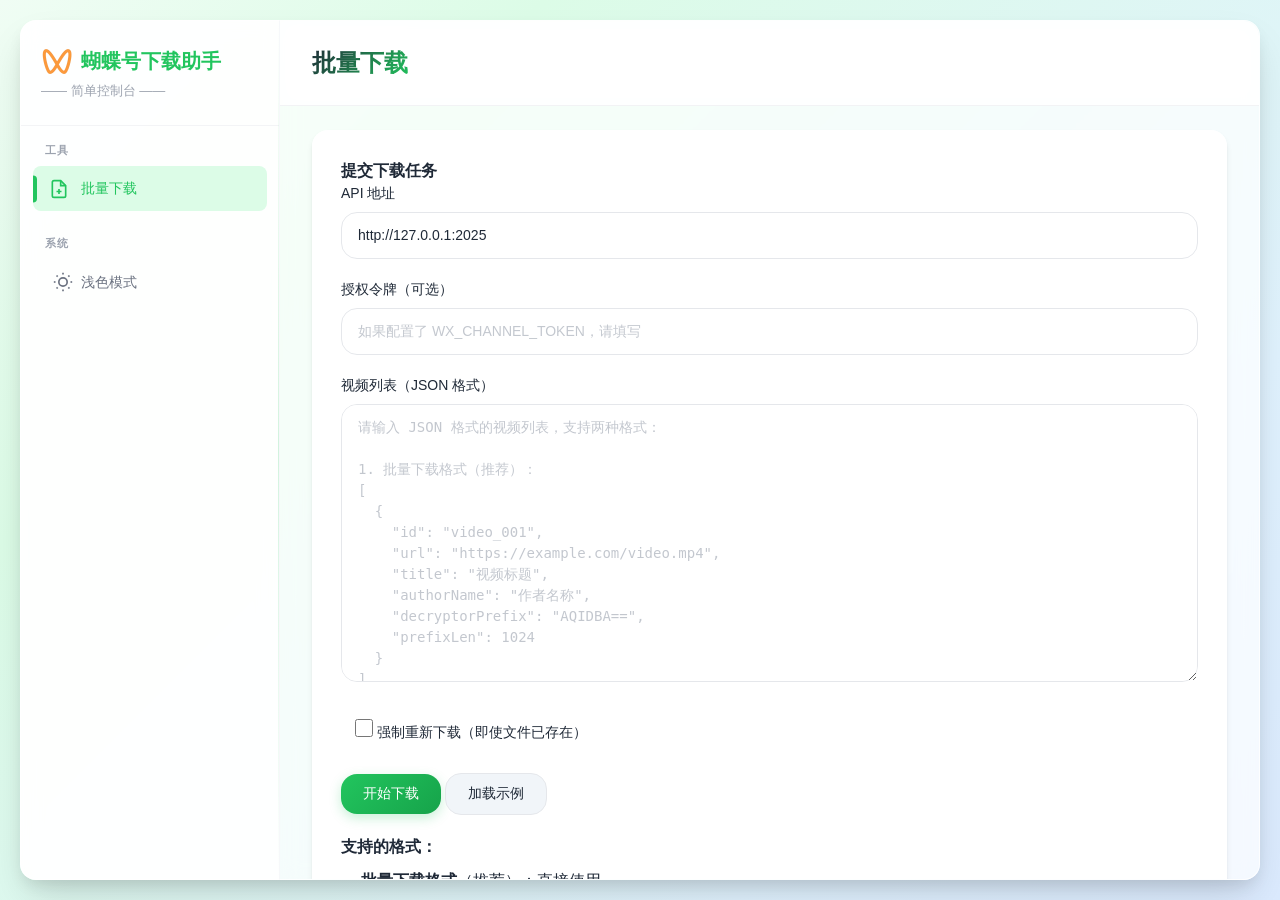
<file: web/index.html>
<!DOCTYPE html>
<html lang="zh-CN">
<head>
    <meta charset="UTF-8">
    <meta name="viewport" content="width=device-width, initial-scale=1.0">
    <title>蝴蝶号下载控制台</title>
    <link rel="icon" type="image/png" href="icon.png">
    <link rel="stylesheet" href="css/app.css?v=1764987636">
</head>
<body>
    <!-- Hamburger Menu Button (Mobile) -->
    <button class="hamburger" onclick="toggleSidebar()">
        <svg viewBox="0 0 24 24" fill="none" stroke="currentColor" stroke-width="2">
            <path d="M3 12h18M3 6h18M3 18h18"/>
        </svg>
    </button>

    <!-- Sidebar Overlay (Mobile) -->
    <div class="sidebar-overlay" id="sidebarOverlay" onclick="toggleSidebar()"></div>

    <div class="app-container">
        <!-- Sidebar Navigation -->
        <aside class="sidebar" id="sidebar">
            <div class="sidebar-header">
                <h1>蝴蝶号下载助手</h1>
                <p>—— 简单控制台 ——</p>
            </div>

            <nav class="sidebar-nav">
                <!-- 工具 -->
                <div class="nav-group">
                    <div class="nav-group-title">工具</div>
                    <a class="nav-item active" data-page="batch">
                        <svg viewBox="0 0 24 24" fill="none" stroke="currentColor" stroke-width="2">
                            <path d="M14 2H6a2 2 0 0 0-2 2v16a2 2 0 0 0 2 2h12a2 2 0 0 0 2-2V8z"/>
                            <polyline points="14 2 14 8 20 8"/><line x1="12" y1="18" x2="12" y2="12"/>
                            <line x1="9" y1="15" x2="15" y2="15"/>
                        </svg>
                        <span>批量下载</span>
                    </a>
                </div>
                
                <!-- 系统 -->
                <div class="nav-group">
                    <div class="nav-group-title">系统</div>
                    <a class="nav-item theme-toggle-item" onclick="toggleTheme()">
                        <svg class="theme-icon-light" viewBox="0 0 24 24" fill="none" stroke="currentColor" stroke-width="2">
                            <circle cx="12" cy="12" r="5"/>
                            <line x1="12" y1="1" x2="12" y2="3"/>
                            <line x1="12" y1="21" x2="12" y2="23"/>
                            <line x1="4.22" y1="4.22" x2="5.64" y2="5.64"/>
                            <line x1="18.36" y1="18.36" x2="19.78" y2="19.78"/>
                            <line x1="1" y1="12" x2="3" y2="12"/>
                            <line x1="21" y1="12" x2="23" y2="12"/>
                            <line x1="4.22" y1="19.78" x2="5.64" y2="18.36"/>
                            <line x1="18.36" y1="5.64" x2="19.78" y2="4.22"/>
                        </svg>
                        <svg class="theme-icon-dark" viewBox="0 0 24 24" fill="none" stroke="currentColor" stroke-width="2" style="display: none;">
                            <path d="M21 12.79A9 9 0 1 1 11.21 3 7 7 0 0 0 21 12.79z"/>
                        </svg>
                        <span id="themeText">浅色模式</span>
                    </a>
                </div>
            </nav>
        </aside>

        <!-- Main Content Area -->
        <main class="main-content">
            <!-- Page Header -->
            <div class="page-header">
                <h2 class="page-title">批量下载</h2>
            </div>

            <!-- Batch Download Page -->
            <div class="page-view active">
                <!-- 下载表单 -->
                <div class="card">
                    <h2 class="card-title">提交下载任务</h2>
                    
                    <div class="form-group">
                        <label class="form-label">API 地址</label>
                        <input type="text" class="form-input" id="apiUrl" value="http://127.0.0.1:2025" placeholder="http://127.0.0.1:2025">
                    </div>

                    <div class="form-group">
                        <label class="form-label">授权令牌（可选）</label>
                        <input type="text" class="form-input" id="authToken" placeholder="如果配置了 WX_CHANNEL_TOKEN，请填写">
                    </div>

                    <div class="form-group">
                        <label class="form-label">视频列表（JSON 格式）</label>
                        <textarea class="form-textarea" id="videoList" rows="12" placeholder='请输入 JSON 格式的视频列表，支持两种格式：

1. 批量下载格式（推荐）：
[
  {
    "id": "video_001",
    "url": "https://example.com/video.mp4",
    "title": "视频标题",
    "authorName": "作者名称",
    "decryptorPrefix": "AQIDBA==",
    "prefixLen": 1024
  }
]

2. 账户导出格式（自动转换）：
{
  "videos": [
    {
      "id": "video_001",
      "url": "https://example.com/video.mp4",
      "title": "视频标题",
      "author": "作者名称",
      "key": "123765583"
    }
  ]
}'></textarea>
                    </div>

                    <div id="formatDetection" class="alert alert-info" style="display: none;">
                        <strong>🔄 检测到账户导出格式</strong>
                        <p id="formatMessage"></p>
                    </div>

                    <div class="form-group">
                        <label class="checkbox-label">
                            <input type="checkbox" id="forceRedownload">
                            <span>强制重新下载（即使文件已存在）</span>
                        </label>
                    </div>

                    <div class="button-group">
                        <button class="btn btn-primary" onclick="startDownload()">开始下载</button>
                        <button class="btn btn-secondary" onclick="loadExample()">加载示例</button>
                    </div>

                    <div class="example-box" style="margin-top: 20px;">
                        <strong>支持的格式：</strong>
                        <ul style="margin-left: 20px; margin-top: 10px;">
                            <li><strong>批量下载格式</strong>（推荐）：直接使用</li>
                            <li><strong>账户导出格式</strong>：自动转换为批量下载格式</li>
                        </ul>
                        <div style="margin-top: 12px; padding: 12px; background: var(--primary-lighter); border-radius: 4px; border-left: 3px solid var(--primary-color);">
                            <strong style="color: var(--primary-color); font-size: 14px;">自动解密功能</strong>
                            <ul style="margin-left: 20px; margin-top: 8px; color: var(--text-primary); font-size: 13px; line-height: 1.8;">
                                <li><code style="background: var(--bg-hover); padding: 2px 6px; border-radius: 2px; font-size: 12px;">author</code> → <code style="background: var(--bg-hover); padding: 2px 6px; border-radius: 2px; font-size: 12px;">authorName</code></li>
                                <li><code style="background: var(--bg-hover); padding: 2px 6px; border-radius: 2px; font-size: 12px;">key</code> 字段由后端自动处理解密</li>
                            </ul>
                            <small style="display: block; margin-top: 8px; color: var(--text-secondary); font-size: 12px;">
                                提示：直接粘贴账户导出的数据即可，系统会自动处理加密密钥
                            </small>
                        </div>
                    </div>
                </div>

                <!-- 进度显示 -->
                <div class="card progress-card" id="progressCard" style="display: none;">
                    <h2 class="card-title">下载进度</h2>
                    
                    <div class="stats-grid" style="grid-template-columns: repeat(auto-fit, minmax(150px, 1fr)); margin-bottom: 20px;">
                        <div class="stat-card">
                            <div class="stat-content">
                                <div class="stat-label">总任务数</div>
                                <div class="stat-value" id="totalCount">0</div>
                            </div>
                        </div>
                        <div class="stat-card">
                            <div class="stat-content">
                                <div class="stat-label">已完成</div>
                                <div class="stat-value" id="doneCount" style="color: var(--success-color);">0</div>
                            </div>
                        </div>
                        <div class="stat-card">
                            <div class="stat-content">
                                <div class="stat-label">失败</div>
                                <div class="stat-value" id="failedCount" style="color: var(--danger-color);">0</div>
                            </div>
                        </div>
                        <div class="stat-card">
                            <div class="stat-content">
                                <div class="stat-label">进行中</div>
                                <div class="stat-value" id="runningCount" style="color: var(--info-color);">0</div>
                            </div>
                        </div>
                    </div>

                    <!-- 当前任务详情 -->
                    <div id="currentTaskInfo" style="display: none; background: var(--primary-lighter); padding: 16px; border-radius: var(--border-radius-sm); margin-bottom: 16px; border-left: 3px solid var(--primary-color);">
                        <div style="font-weight: 500; margin-bottom: 12px; color: var(--primary-color); font-size: 14px;">当前下载</div>
                        <div id="currentTaskTitle" style="margin-bottom: 12px; color: var(--text-primary); font-size: 13px; line-height: 1.6;"></div>
                        <div style="display: flex; align-items: center; gap: 12px;">
                            <div style="flex: 1; background: var(--bg-hover); height: 18px; border-radius: 9px; overflow: hidden;">
                                <div id="currentTaskProgress" style="height: 100%; background: linear-gradient(90deg, var(--primary-color) 0%, var(--primary-hover) 100%); width: 0%; transition: width 0.3s; display: flex; align-items: center; justify-content: center; color: white; font-size: 11px; font-weight: 500;"></div>
                            </div>
                            <div id="currentTaskSize" style="min-width: 130px; text-align: right; color: var(--text-secondary); font-size: 12px; font-family: 'SF Mono', monospace;"></div>
                        </div>
                    </div>

                    <div class="progress-bar" style="width: 100%; height: 24px; background: var(--bg-hover); border-radius: 12px; overflow: hidden; margin-bottom: 20px;">
                        <div class="progress-fill" id="progressFill" style="height: 100%; background: linear-gradient(90deg, var(--primary-color) 0%, var(--primary-hover) 100%); width: 0%; transition: width 0.3s; display: flex; align-items: center; justify-content: center; color: white; font-weight: 500; font-size: 13px;">0%</div>
                    </div>

                    <div class="button-group">
                        <button class="btn btn-danger" onclick="cancelDownload()">取消下载</button>
                        <button class="btn btn-secondary" onclick="exportFailed()">导出失败清单</button>
                        <button class="btn btn-secondary" onclick="clearLogs()">清空日志</button>
                    </div>

                    <!-- 实时日志 -->
                    <div class="log-container" id="logContainer" style="background: var(--bg-hover); color: var(--text-primary); padding: 16px; border-radius: var(--border-radius-sm); max-height: 400px; overflow-y: auto; font-family: 'SF Mono', 'Monaco', 'Courier New', monospace; font-size: 12px; margin-top: 16px; border: 1px solid var(--border-color);">
                        <div class="log-line log-info">等待下载任务...</div>
                    </div>
                </div>

                <!-- 消息提示 -->
                <div id="messageArea"></div>
            </div>
        </main>
    </div>

    <script>
        let progressInterval = null;

        // UI 相关函数
        function toggleSidebar() {
            const sidebar = document.getElementById('sidebar');
            const overlay = document.getElementById('sidebarOverlay');
            if (sidebar) sidebar.classList.toggle('open');
            if (overlay) overlay.classList.toggle('open');
        }

        function toggleTheme() {
            const html = document.documentElement;
            const currentTheme = html.getAttribute('data-theme') || 'light';
            const newTheme = currentTheme === 'light' ? 'dark' : 'light';
            
            html.setAttribute('data-theme', newTheme);
            localStorage.setItem('theme', newTheme);
            
            // 更新图标和文字
            updateThemeUI(newTheme);
        }

        function updateThemeUI(theme) {
            const lightIcon = document.querySelector('.theme-icon-light');
            const darkIcon = document.querySelector('.theme-icon-dark');
            const themeText = document.getElementById('themeText');
            
            if (lightIcon && darkIcon && themeText) {
                if (theme === 'light') {
                    lightIcon.style.display = 'block';
                    darkIcon.style.display = 'none';
                    themeText.textContent = '浅色模式';
                } else {
                    lightIcon.style.display = 'none';
                    darkIcon.style.display = 'block';
                    themeText.textContent = '深色模式';
                }
            }
        }

        // 初始化主题
        (function() {
            const savedTheme = localStorage.getItem('theme') || 'light';
            document.documentElement.setAttribute('data-theme', savedTheme);
            updateThemeUI(savedTheme);
        })();

        // 显示消息
        function showMessage(message, type = 'info') {
            const messageArea = document.getElementById('messageArea');
            const alertClass = type === 'success' ? 'alert-success' : 
                              type === 'error' ? 'alert-error' : 'alert-info';
            
            const alertDiv = document.createElement('div');
            alertDiv.className = `alert ${alertClass}`;
            alertDiv.textContent = message;
            
            messageArea.appendChild(alertDiv);
            
            setTimeout(() => {
                alertDiv.remove();
            }, 5000);
        }

        // 检测并转换数据格式（同步版本，key 直接传给后端处理）
        function detectAndConvertFormat(data) {
            // 如果已经是数组格式，检查是否需要转换字段
            if (Array.isArray(data)) {
                let needsConversion = false;
                let keyCount = 0;
                const converted = [];
                
                for (const video of data) {
                    const result = { ...video };
                    
                    // 转换 author -> authorName
                    if (video.author && !video.authorName) {
                        result.authorName = video.author;
                        delete result.author;
                        needsConversion = true;
                    }
                    
                    // 保留 key 字段，让后端处理解密
                    if (video.key) {
                        result.key = String(video.key);
                        keyCount++;
                        needsConversion = true;
                    }
                    
                    converted.push(result);
                }
                
                if (needsConversion) {
                    showFormatDetection('数组格式', converted.length, keyCount);
                    return converted;
                }
                return data;
            }
            
            // 如果是对象格式（账户导出格式）
            if (data && typeof data === 'object' && data.videos && Array.isArray(data.videos)) {
                const videos = data.videos;
                let keyCount = 0;
                const converted = [];
                
                for (const video of videos) {
                    const result = {
                        id: video.id || '',
                        url: video.url || '',
                        title: video.title || '',
                        authorName: video.author || video.authorName || ''
                    };
                    
                    // 处理密钥：优先使用 decryptorPrefix（旧方式），否则保留 key（新方式）
                    if (video.decryptorPrefix) {
                        result.decryptorPrefix = video.decryptorPrefix;
                        result.prefixLen = video.prefixLen || 131072;
                        keyCount++;
                    } else if (video.key) {
                        // 直接传 key，让后端处理
                        result.key = String(video.key);
                        keyCount++;
                    }
                    
                    converted.push(result);
                }
                
                showFormatDetection('账户导出格式', converted.length, keyCount);
                return converted;
            }
            
            return data;
        }

        // 显示格式检测信息
        function showFormatDetection(formatType, videoCount, keyCount) {
            const detectionDiv = document.getElementById('formatDetection');
            const messageP = document.getElementById('formatMessage');
            
            messageP.innerHTML = `
                检测到 <strong>${formatType}</strong>，已自动转换为批量下载格式<br>
                视频数量: ${videoCount} 个，包含密钥: ${keyCount} 个
            `;
            
            detectionDiv.style.display = 'block';
            
            setTimeout(() => {
                detectionDiv.style.display = 'none';
            }, 8000);
        }

        // 获取 API 配置
        function getApiConfig() {
            const apiUrl = document.getElementById('apiUrl').value.trim();
            const authToken = document.getElementById('authToken').value.trim();
            
            const headers = {
                'Content-Type': 'application/json'
            };
            
            if (authToken) {
                headers['X-Local-Auth'] = authToken;
            }
            
            return { apiUrl, headers };
        }

        // 开始下载
        async function startDownload() {
            const videoListText = document.getElementById('videoList').value.trim();
            const forceRedownload = document.getElementById('forceRedownload').checked;
            
            if (!videoListText) {
                showMessage('请输入视频列表', 'error');
                addLog('请输入视频列表', 'error');
                return;
            }
            
            addLog('开始解析视频列表...', 'info');
            
            let parsedData;
            try {
                parsedData = JSON.parse(videoListText);
            } catch (e) {
                showMessage('JSON 格式错误: ' + e.message, 'error');
                addLog('JSON 格式错误: ' + e.message, 'error');
                return;
            }
            
            addLog('JSON 解析成功', 'success');
            
            // 自动检测并转换格式
            addLog('检测并转换数据格式...', 'info');
            let videos = detectAndConvertFormat(parsedData);
            
            if (!Array.isArray(videos) || videos.length === 0) {
                showMessage('转换后的视频列表为空或格式不正确', 'error');
                addLog('视频列表为空或格式不正确', 'error');
                return;
            }
            
            // 检查加密视频数量
            const withEncryption = videos.filter(v => v.key || v.decryptorPrefix).length;
            addLog(`格式转换完成: 共 ${videos.length} 个视频，${withEncryption} 个加密视频`, 'success');
            
            const { apiUrl, headers } = getApiConfig();
            
            addLog('提交下载任务到服务器...', 'info');
            
            try {
                const response = await fetch(`${apiUrl}/__wx_channels_api/batch_start`, {
                    method: 'POST',
                    headers: headers,
                    body: JSON.stringify({
                        videos: videos,
                        forceRedownload: forceRedownload
                    })
                });
                
                const result = await response.json();
                
                if (result.success) {
                    showMessage(`下载任务已提交，共 ${videos.length} 个视频`, 'success');
                    addLog(`下载任务已提交，共 ${videos.length} 个视频`, 'success');
                    document.getElementById('progressCard').style.display = 'block';
                    startProgressMonitoring();
                } else {
                    showMessage('提交失败: ' + (result.error || '未知错误'), 'error');
                    addLog('提交失败: ' + (result.error || '未知错误'), 'error');
                }
            } catch (e) {
                showMessage('请求失败: ' + e.message, 'error');
                addLog('请求失败: ' + e.message, 'error');
            }
        }

        // 开始监控进度
        function startProgressMonitoring() {
            if (progressInterval) {
                clearInterval(progressInterval);
            }
            
            updateProgress();
            progressInterval = setInterval(updateProgress, 2000);
        }

        // 更新进度
        let lastProgress = { done: 0, failed: 0, running: 0 };
        
        async function updateProgress() {
            const { apiUrl, headers } = getApiConfig();
            
            try {
                const response = await fetch(`${apiUrl}/__wx_channels_api/batch_progress`, {
                    headers: headers
                });
                
                const data = await response.json();
                
                if (data.success) {
                    document.getElementById('totalCount').textContent = data.total;
                    document.getElementById('doneCount').textContent = data.done;
                    document.getElementById('failedCount').textContent = data.failed;
                    document.getElementById('runningCount').textContent = data.running;
                    
                    const percentage = data.total > 0 ? 
                        Math.round((data.done + data.failed) / data.total * 100) : 0;
                    
                    const progressFill = document.getElementById('progressFill');
                    progressFill.style.width = percentage + '%';
                    progressFill.textContent = percentage + '%';
                    
                    // 显示当前任务信息
                    const currentTaskInfo = document.getElementById('currentTaskInfo');
                    if (data.currentTask) {
                        currentTaskInfo.style.display = 'block';
                        document.getElementById('currentTaskTitle').textContent = data.currentTask.title;
                        
                        const taskProgress = Math.round(data.currentTask.progress || 0);
                        const taskProgressBar = document.getElementById('currentTaskProgress');
                        taskProgressBar.style.width = taskProgress + '%';
                        taskProgressBar.textContent = taskProgress + '%';
                        
                        let sizeText = '';
                        if (data.currentTask.totalMB > 0) {
                            sizeText = `${data.currentTask.downloadedMB.toFixed(2)} / ${data.currentTask.totalMB.toFixed(2)} MB`;
                        } else if (data.currentTask.downloadedMB > 0) {
                            sizeText = `${data.currentTask.downloadedMB.toFixed(2)} MB`;
                        }
                        document.getElementById('currentTaskSize').textContent = sizeText;
                    } else {
                        currentTaskInfo.style.display = 'none';
                    }
                    
                    // 记录进度变化
                    if (data.done > lastProgress.done) {
                        const newDone = data.done - lastProgress.done;
                        addLog(`完成 ${newDone} 个视频 (总计: ${data.done}/${data.total})`, 'success');
                    }
                    
                    if (data.failed > lastProgress.failed) {
                        const newFailed = data.failed - lastProgress.failed;
                        addLog(`失败 ${newFailed} 个视频 (总计: ${data.failed}/${data.total})`, 'error');
                    }
                    
                    if (data.running !== lastProgress.running) {
                        if (data.running > 0) {
                            addLog(`正在下载: ${data.running} 个视频`, 'info');
                        }
                    }
                    
                    lastProgress = { done: data.done, failed: data.failed, running: data.running };
                    
                    // 检查是否完成
                    if (data.done + data.failed === data.total && data.total > 0) {
                        clearInterval(progressInterval);
                        progressInterval = null;
                        
                        if (data.failed > 0) {
                            showMessage(`下载完成！成功: ${data.done}, 失败: ${data.failed}`, 'info');
                            addLog(`下载完成！成功: ${data.done}, 失败: ${data.failed}`, 'info');
                        } else {
                            showMessage(`全部下载成功！共 ${data.done} 个视频`, 'success');
                            addLog(`全部下载成功！共 ${data.done} 个视频`, 'success');
                        }
                    }
                }
            } catch (e) {
                console.error('更新进度失败:', e);
            }
        }

        // 取消下载
        async function cancelDownload() {
            if (!confirm('确定要取消当前的下载任务吗？')) {
                return;
            }
            
            addLog('正在取消下载...', 'warn');
            
            const { apiUrl, headers } = getApiConfig();
            
            try {
                const response = await fetch(`${apiUrl}/__wx_channels_api/batch_cancel`, {
                    method: 'POST',
                    headers: headers
                });
                
                const result = await response.json();
                
                if (result.success) {
                    showMessage('下载已取消', 'info');
                    addLog('下载已取消', 'warn');
                    if (progressInterval) {
                        clearInterval(progressInterval);
                        progressInterval = null;
                    }
                } else {
                    showMessage('取消失败: ' + (result.error || '未知错误'), 'error');
                    addLog('取消失败: ' + (result.error || '未知错误'), 'error');
                }
            } catch (e) {
                showMessage('请求失败: ' + e.message, 'error');
                addLog('请求失败: ' + e.message, 'error');
            }
        }

        // 导出失败清单
        async function exportFailed() {
            addLog('正在导出失败清单...', 'info');
            
            const { apiUrl, headers } = getApiConfig();
            
            try {
                const response = await fetch(`${apiUrl}/__wx_channels_api/batch_failed`, {
                    headers: headers
                });
                
                const result = await response.json();
                
                if (result.success) {
                    if (result.failed > 0) {
                        showMessage(`失败清单已导出: ${result.json}`, 'success');
                        addLog(`失败清单已导出: ${result.json}`, 'success');
                        addLog(`共 ${result.failed} 个失败任务`, 'info');
                    } else {
                        showMessage('没有失败的任务', 'info');
                        addLog('没有失败的任务', 'info');
                    }
                } else {
                    showMessage('导出失败: ' + (result.error || '未知错误'), 'error');
                    addLog('导出失败: ' + (result.error || '未知错误'), 'error');
                }
            } catch (e) {
                showMessage('请求失败: ' + e.message, 'error');
                addLog('请求失败: ' + e.message, 'error');
            }
        }

        // 加载示例
        function loadExample() {
            // 随机选择一个示例格式
            const useExportFormat = Math.random() > 0.5;
            
            let example;
            if (useExportFormat) {
                // 账户导出格式示例
                example = {
                    "generated_at": "2025/11/22 12:47:04",
                    "count": 2,
                    "videos": [
                        {
                            "index": 1,
                            "title": "听说大家想看船上大厨做饭",
                            "id": "14792935438852163674",
                            "url": "https://finder.video.qq.com/251/20302/stodownload?encfilekey=...",
                            "key": "123765583",
                            "author": "中国船员"
                        },
                        {
                            "index": 2,
                            "title": "另一个视频示例",
                            "id": "14792935438852163675",
                            "url": "https://example.com/video2.mp4",
                            "key": "987654321",
                            "author": "测试作者"
                        }
                    ]
                };
                showMessage('✓ 已加载账户导出格式示例（将自动转换）', 'info');
            } else {
                // 批量下载格式示例
                example = [
                    {
                        id: "video_001",
                        url: "https://example.com/video.mp4",
                        title: "示例视频1",
                        authorName: "示例作者"
                    },
                    {
                        id: "video_002",
                        url: "https://example.com/encrypted_video.mp4",
                        title: "加密视频示例",
                        authorName: "示例作者",
                        decryptorPrefix: "MTIzNzY1NTgz",
                        prefixLen: 1024
                    }
                ];
                showMessage('✓ 已加载批量下载格式示例', 'success');
            }
            
            document.getElementById('videoList').value = JSON.stringify(example, null, 2);
        }

        // 日志管理
        let logLines = [];
        const maxLogLines = 500;

        function addLog(message, type = 'info') {
            const timestamp = new Date().toLocaleTimeString();
            const logLine = `[${timestamp}] ${message}`;
            
            logLines.push({ message: logLine, type: type });
            if (logLines.length > maxLogLines) {
                logLines.shift();
            }
            
            updateLogDisplay();
        }

        function updateLogDisplay() {
            const container = document.getElementById('logContainer');
            if (!container) return;
            
            container.innerHTML = logLines.map(log => {
                const className = `log-line log-${log.type}`;
                return `<div class="${className}">${escapeHtml(log.message)}</div>`;
            }).join('');
            
            // 自动滚动到底部
            container.scrollTop = container.scrollHeight;
        }

        function clearLogs() {
            logLines = [];
            const container = document.getElementById('logContainer');
            if (container) {
                container.innerHTML = '<div class="log-line log-info">日志已清空</div>';
            }
        }

        function escapeHtml(text) {
            const div = document.createElement('div');
            div.textContent = text;
            return div.innerHTML;
        }

        // 页面加载时检查进度
        window.addEventListener('load', () => {
            addLog('Web 控制台已加载', 'info');
            updateProgress();
        });
    </script>
</body>
</html>
</file>
<file: web/css/app.css>
/* ============================================
   蝴蝶号助手 - 新版UI设计
   参考: 现代化仪表盘风格
   ============================================ */

* {
    margin: 0;
    padding: 0;
    box-sizing: border-box;
}

:root {
    /* 主色调 - 绿色系 */
    --primary-color: #22c55e;
    --primary-hover: #16a34a;
    --primary-light: #dcfce7;
    --primary-lighter: #f0fdf4;
    
    /* 状态色 */
    --danger-color: #ef4444;
    --danger-light: #fef2f2;
    --warning-color: #f59e0b;
    --warning-light: #fffbeb;
    --info-color: #3b82f6;
    --info-light: #eff6ff;
    --success-color: #22c55e;
    --success-light: #f0fdf4;
    
    /* 文字色 */
    --text-primary: #1f2937;
    --text-secondary: #6b7280;
    --text-muted: #9ca3af;
    
    /* 背景色 */
    --bg-primary: #f8fafc;
    --bg-card: #ffffff;
    --bg-hover: #f1f5f9;
    --bg-sidebar: #ffffff;
    
    /* 边框 */
    --border-color: #e5e7eb;
    --border-light: #f3f4f6;
    
    /* 阴影 */
    --shadow-sm: 0 1px 2px rgba(0, 0, 0, 0.05);
    --shadow-md: 0 4px 6px -1px rgba(0, 0, 0, 0.1), 0 2px 4px -1px rgba(0, 0, 0, 0.06);
    --shadow-lg: 0 10px 15px -3px rgba(0, 0, 0, 0.1), 0 4px 6px -2px rgba(0, 0, 0, 0.05);
    
    /* 尺寸 */
    --sidebar-width: 260px;
    --header-height: 70px;
    --border-radius: 12px;
    --border-radius-sm: 8px;
    --border-radius-lg: 16px;
}

/* 暗色主题 */
[data-theme="dark"] {
    /* 文字色 */
    --text-primary: #f9fafb;
    --text-secondary: #d1d5db;
    --text-muted: #9ca3af;
    
    /* 背景色 */
    --bg-primary: #111827;
    --bg-card: #1f2937;
    --bg-hover: #374151;
    --bg-sidebar: #1f2937;
    
    /* 边框 */
    --border-color: #374151;
    --border-light: #4b5563;
    
    /* 阴影 */
    --shadow-sm: 0 1px 2px rgba(0, 0, 0, 0.3);
    --shadow-md: 0 4px 6px -1px rgba(0, 0, 0, 0.3), 0 2px 4px -1px rgba(0, 0, 0, 0.2);
    --shadow-lg: 0 10px 15px -3px rgba(0, 0, 0, 0.3), 0 4px 6px -2px rgba(0, 0, 0, 0.2);
    
    /* 状态色调整 */
    --primary-light: rgba(34, 197, 94, 0.15);
    --primary-lighter: rgba(34, 197, 94, 0.08);
    --danger-light: rgba(239, 68, 68, 0.15);
    --warning-light: rgba(245, 158, 11, 0.15);
    --info-light: rgba(59, 130, 246, 0.15);
    --success-light: rgba(34, 197, 94, 0.15);
}

[data-theme="dark"] body {
    background: linear-gradient(135deg, #111827 0%, #1f2937 50%, #111827 100%);
}

/* 暗色主题下的卡片和面板 */
[data-theme="dark"] .card {
    background: rgba(31, 41, 55, 0.8);
    border-color: #374151;
}

[data-theme="dark"] .sidebar {
    background: rgba(31, 41, 55, 0.95);
    border-color: rgba(55, 65, 81, 0.5);
}

[data-theme="dark"] .main-content {
    background: rgba(17, 24, 39, 0.7);
    border-color: rgba(55, 65, 81, 0.5);
}

[data-theme="dark"] .page-header {
    background: rgba(31, 41, 55, 0.8);
    border-color: rgba(55, 65, 81, 0.5);
}

/* 暗色主题下的按钮 */
[data-theme="dark"] .btn-secondary {
    background: #374151;
    color: #d1d5db;
    border-color: #4b5563;
}

[data-theme="dark"] .btn-secondary:hover {
    background: #4b5563;
    border-color: #6b7280;
}

/* 暗色主题下的输入框 */
[data-theme="dark"] input[type="text"],
[data-theme="dark"] input[type="number"],
[data-theme="dark"] input[type="date"],
[data-theme="dark"] select,
[data-theme="dark"] textarea {
    background: #374151;
    border-color: #4b5563;
    color: #f9fafb;
}

[data-theme="dark"] input[type="text"]:focus,
[data-theme="dark"] input[type="number"]:focus,
[data-theme="dark"] input[type="date"]:focus,
[data-theme="dark"] select:focus,
[data-theme="dark"] textarea:focus {
    background: #1f2937;
    border-color: var(--primary-color);
}

[data-theme="dark"] input::placeholder,
[data-theme="dark"] textarea::placeholder {
    color: #6b7280;
}

/* 暗色主题下的表格 */
[data-theme="dark"] .data-table th {
    background: linear-gradient(180deg, #374151 0%, rgba(55, 65, 81, 0.5) 100%);
}

[data-theme="dark"] .data-table tbody tr:hover {
    background: #374151;
}

[data-theme="dark"] .data-table tbody tr.selected {
    background: rgba(34, 197, 94, 0.15);
}

/* 暗色主题下的统计卡片 */
[data-theme="dark"] .stat-card {
    background: rgba(31, 41, 55, 0.8);
    border-color: #374151;
}

/* 暗色主题下的导航项 */
[data-theme="dark"] .nav-item:hover {
    background: #374151;
}

[data-theme="dark"] .nav-item.active {
    background: rgba(34, 197, 94, 0.15);
}

/* 暗色主题下的筛选栏 */
[data-theme="dark"] .filter-bar {
    background: rgba(31, 41, 55, 0.6);
    border-color: rgba(55, 65, 81, 0.6);
}

[data-theme="dark"] .filter-btn {
    background: #374151;
    border-color: #4b5563;
    color: #f9fafb;
}

[data-theme="dark"] .filter-btn:hover {
    background: #4b5563;
}

/* 暗色主题下的批量操作栏 */
[data-theme="dark"] .batch-actions-bar {
    background: linear-gradient(135deg, var(--primary-color) 0%, var(--primary-hover) 100%);
}

/* 暗色主题下的消息提示 */
[data-theme="dark"] .message-toast {
    background: #1f2937;
    border-color: #374151;
}

/* 暗色主题下的帮助内容 */
[data-theme="dark"] .help-content code {
    background: #374151;
    color: var(--primary-color);
}

[data-theme="dark"] .help-content pre {
    background: #1f2937;
    border-color: #374151;
}

[data-theme="dark"] .help-content table th {
    background: #374151;
}

[data-theme="dark"] .help-content table td {
    border-color: #374151;
}

/* 暗色主题下的视频播放器 */
[data-theme="dark"] .video-player {
    background: #000;
}

[data-theme="dark"] .video-controls {
    background: linear-gradient(to top, rgba(0, 0, 0, 0.9), transparent);
}

/* 暗色主题下的连接状态 */
[data-theme="dark"] .connection-status {
    background: #374151;
}

body {
    font-family: -apple-system, BlinkMacSystemFont, "Segoe UI", Roboto, "Helvetica Neue", Arial, "PingFang SC", "Hiragino Sans GB", "Microsoft YaHei", sans-serif;
    background: linear-gradient(135deg, #f0fdf4 0%, #dcfce7 25%, #e0f2fe 75%, #dbeafe 100%);
    height: 100vh;
    overflow: hidden;
    color: var(--text-primary);
    line-height: 1.5;
}

/* ============================================
   Layout - 整体布局
   ============================================ */
.app-container {
    display: flex;
    height: 100vh;
    padding: 20px;
    gap: 0;
    overflow: hidden;
}

/* 整体容器包装 - 创建融合效果 */
.app-container::after {
    content: '';
    position: absolute;
    top: 20px;
    left: 20px;
    right: 20px;
    bottom: 20px;
    border-radius: var(--border-radius-lg);
    box-shadow: 0 20px 40px -8px rgba(0, 0, 0, 0.15), 0 8px 16px -4px rgba(0, 0, 0, 0.1);
    pointer-events: none;
    z-index: 0;
}

/* ============================================
   Sidebar - 左侧边栏
   ============================================ */
.sidebar {
    width: var(--sidebar-width);
    background: rgba(255, 255, 255, 0.95);
    backdrop-filter: blur(10px);
    border: 1px solid rgba(255, 255, 255, 0.8);
    border-radius: var(--border-radius-lg) 0 0 var(--border-radius-lg);
    border-right: 1px solid rgba(229, 231, 235, 0.3);
    display: flex;
    flex-direction: column;
    height: calc(100vh - 40px);
    flex-shrink: 0;
    transition: transform 0.3s ease;
    overflow: hidden;
    position: relative;
    z-index: 1;
}

.sidebar-header {
    padding: 24px 20px;
    border-bottom: 1px solid var(--border-light);
}

.sidebar-header h1 {
    font-size: 20px;
    font-weight: 700;
    color: var(--primary-color);
    margin-bottom: 4px;
    display: flex;
    align-items: center;
    gap: 8px;
}

.sidebar-header h1::before {
    content: "";
    display: inline-block;
    width: 32px;
    height: 32px;
    background-image: url('../icon.png');
    background-size: contain;
    background-repeat: no-repeat;
    background-position: center;
}

.sidebar-header p {
    font-size: 13px;
    color: var(--text-muted);
}

/* 导航分组 */
.sidebar-nav {
    flex: 1;
    padding: 16px 12px;
    overflow-y: auto;
}

/* 侧边栏导航滚动条样式 */
.sidebar-nav::-webkit-scrollbar {
    width: 6px;
}

.sidebar-nav::-webkit-scrollbar-track {
    background: transparent;
}

.sidebar-nav::-webkit-scrollbar-thumb {
    background: rgba(0, 0, 0, 0.05);
    border-radius: 3px;
    transition: background 0.2s ease;
}

.sidebar-nav::-webkit-scrollbar-thumb:hover {
    background: rgba(0, 0, 0, 0.06);
}

/* 隐藏滚动条的上下箭头按钮 */
.sidebar-nav::-webkit-scrollbar-button {
    display: none;
}

/* 暗色主题下的滚动条 */
[data-theme="dark"] .sidebar-nav::-webkit-scrollbar-thumb {
    background: rgba(255, 255, 255, 0.05);
}

[data-theme="dark"] .sidebar-nav::-webkit-scrollbar-thumb:hover {
    background: rgba(255, 255, 255, 0.06);
}

/* Firefox 滚动条样式 */
.sidebar-nav {
    scrollbar-width: thin;
    scrollbar-color: rgba(0, 0, 0, 0.05) transparent;
}

[data-theme="dark"] .sidebar-nav {
    scrollbar-color: rgba(255, 255, 255, 0.05) transparent;
}

/* 暗色主题下的下载队列 */
[data-theme="dark"] .queue-item {
    background: rgba(31, 41, 55, 0.8);
    border-color: #374151;
}

[data-theme="dark"] .queue-item:hover {
    border-color: var(--primary-color);
    box-shadow: 0 4px 16px rgba(34, 197, 94, 0.25);
}

[data-theme="dark"] .queue-item.downloading {
    background: rgba(31, 41, 55, 0.9);
    border-color: var(--primary-color);
}

[data-theme="dark"] .queue-item.failed {
    background: rgba(31, 41, 55, 0.9);
    border-color: var(--danger-color);
}

[data-theme="dark"] .queue-progress-bar {
    background: rgba(0, 0, 0, 0.3);
}

[data-theme="dark"] .queue-action-btn {
    background: #374151;
    border-color: #4b5563;
    color: #d1d5db;
}

[data-theme="dark"] .queue-action-btn:hover {
    color: white;
}

[data-theme="dark"] .queue-action-btn:disabled:hover {
    background: #374151;
    color: #d1d5db;
}

[data-theme="dark"] .queue-item-status.pending {
    background: rgba(245, 158, 11, 0.15);
    border-color: rgba(245, 158, 11, 0.3);
}

[data-theme="dark"] .queue-item-status.downloading {
    background: rgba(34, 197, 94, 0.15);
    border-color: rgba(34, 197, 94, 0.3);
}

[data-theme="dark"] .queue-item-status.paused {
    background: rgba(107, 114, 128, 0.15);
    border-color: rgba(107, 114, 128, 0.3);
}

[data-theme="dark"] .queue-item-status.completed {
    background: rgba(34, 197, 94, 0.15);
    border-color: rgba(34, 197, 94, 0.3);
}

[data-theme="dark"] .queue-item-status.failed {
    background: rgba(239, 68, 68, 0.15);
    border-color: rgba(239, 68, 68, 0.3);
}

/* 暗色主题下的设置页面 */
[data-theme="dark"] .settings-section-title {
    border-color: #374151;
}

[data-theme="dark"] .settings-item {
    border-color: #374151;
}

[data-theme="dark"] .settings-item-control input[type="text"],
[data-theme="dark"] .settings-item-control input[type="number"] {
    background: #374151;
    border-color: #4b5563;
    color: #f9fafb;
}

[data-theme="dark"] .settings-item-control input[type="text"]:hover,
[data-theme="dark"] .settings-item-control input[type="number"]:hover {
    border-color: #6b7280;
}

[data-theme="dark"] .settings-item-control input[type="text"]:focus,
[data-theme="dark"] .settings-item-control input[type="number"]:focus {
    background: #1f2937;
    border-color: var(--primary-color);
}

[data-theme="dark"] .settings-item-control input[type="text"]::placeholder,
[data-theme="dark"] .settings-item-control input[type="number"]::placeholder {
    color: #6b7280;
}

[data-theme="dark"] .settings-item-control input[type="text"].error,
[data-theme="dark"] .settings-item-control input[type="number"].error {
    background: rgba(239, 68, 68, 0.15);
    border-color: var(--danger-color);
}

[data-theme="dark"] .toggle-switch {
    background: #4b5563;
}

[data-theme="dark"] .toggle-switch::after {
    background: #d1d5db;
}

/* 暗色主题下的全局搜索 */
[data-theme="dark"] .global-search input {
    background: #374151;
    border-color: #4b5563;
    color: #f9fafb;
}

[data-theme="dark"] .global-search input:hover {
    border-color: #6b7280;
}

[data-theme="dark"] .global-search input:focus {
    background: #1f2937;
    border-color: var(--primary-color);
}

[data-theme="dark"] .global-search input::placeholder {
    color: #6b7280;
}

/* 暗色主题下的统计徽章 */
[data-theme="dark"] .stat-like {
    background: rgba(220, 38, 38, 0.15);
    color: #fca5a5;
}

[data-theme="dark"] .stat-comment {
    background: rgba(37, 99, 235, 0.15);
    color: #93c5fd;
}

[data-theme="dark"] .stat-fav {
    background: rgba(217, 119, 6, 0.15);
    color: #fcd34d;
}

[data-theme="dark"] .stat-forward {
    background: rgba(147, 51, 234, 0.15);
    color: #d8b4fe;
}

/* 暗色主题下的表格操作按钮 */
[data-theme="dark"] .table-action-btn {
    background: #374151;
    border-color: #4b5563;
    color: #d1d5db;
}

[data-theme="dark"] .table-action-btn:hover {
    background: var(--primary-color);
    color: white;
    border-color: var(--primary-color);
}

[data-theme="dark"] .table-action-btn.danger:hover {
    background: var(--danger-color);
    border-color: var(--danger-color);
}

/* 暗色主题下的批量下载页面 */
[data-theme="dark"] #batchUrlsInput {
    background: #1f2937 !important;
    border-color: #4b5563 !important;
    color: #f9fafb !important;
}

[data-theme="dark"] #batchUrlsInput:hover {
    border-color: #6b7280 !important;
}

[data-theme="dark"] #batchUrlsInput:focus {
    background: #111827 !important;
    border-color: var(--primary-color) !important;
}

[data-theme="dark"] #batchUrlsInput::placeholder {
    color: #6b7280 !important;
}

[data-theme="dark"] .form-group textarea {
    background: #1f2937 !important;
    border-color: #4b5563 !important;
    color: #f9fafb !important;
}

[data-theme="dark"] .form-group textarea:hover {
    border-color: #6b7280 !important;
}

[data-theme="dark"] .form-group textarea:focus {
    background: #111827 !important;
    border-color: var(--primary-color) !important;
}

[data-theme="dark"] .form-group textarea::placeholder {
    color: #6b7280 !important;
}

[data-theme="dark"] .checkbox-label {
    color: #f9fafb;
}

[data-theme="dark"] .checkbox-label:hover {
    background: rgba(55, 65, 81, 0.5);
}

/* 暗色主题下的日期选择器图标 */
[data-theme="dark"] .date-picker input[type="date"]::-webkit-calendar-picker-indicator {
    filter: invert(1);
}

[data-theme="dark"] input[type="date"]::-webkit-calendar-picker-indicator {
    filter: invert(1);
}

.nav-group {
    margin-bottom: 24px;
}

.nav-group-title {
    font-size: 11px;
    font-weight: 600;
    color: var(--text-muted);
    text-transform: uppercase;
    letter-spacing: 0.5px;
    padding: 0 12px;
    margin-bottom: 8px;
}

.nav-item {
    display: flex;
    align-items: center;
    padding: 12px 16px;
    color: var(--text-secondary);
    text-decoration: none;
    cursor: pointer;
    transition: all 0.2s ease;
    border-radius: var(--border-radius-sm);
    margin-bottom: 4px;
    font-size: 14px;
    font-weight: 500;
}

.nav-item:hover {
    background: var(--bg-hover);
    color: var(--text-primary);
}

.nav-item.active {
    background: var(--primary-light);
    color: var(--primary-color);
}

.nav-item svg {
    width: 20px;
    height: 20px;
    margin-right: 12px;
    flex-shrink: 0;
    stroke-width: 2;
}

.nav-item span {
    flex: 1;
}

/* 主题切换项 */
.theme-toggle-item {
    cursor: pointer;
    position: relative;
}

.theme-toggle-item:focus {
    background-image: none !important;
}

.theme-toggle-item .theme-icon-light,
.theme-toggle-item .theme-icon-dark {
    transition: opacity 0.3s ease;
    position: absolute;
    left: 20px;
}

.theme-toggle-item .theme-icon-light[style*="display: none"],
.theme-toggle-item .theme-icon-dark[style*="display: none"] {
    display: none !important;
}

.theme-toggle-item span {
    margin-left: 32px;
}

/* 连接状态 */
.connection-status {
    padding: 16px 20px;
    border-top: 1px solid var(--border-light);
    display: flex;
    align-items: center;
    gap: 10px;
    font-size: 13px;
    background: var(--bg-hover);
    margin: 12px;
    border-radius: var(--border-radius-sm);
}

.status-dot {
    width: 10px;
    height: 10px;
    border-radius: 50%;
    background: var(--danger-color);
    flex-shrink: 0;
}

.status-dot.connected {
    background: var(--primary-color);
    box-shadow: 0 0 0 3px var(--primary-light);
}

.status-dot.connecting {
    background: var(--warning-color);
    animation: pulse 1.5s ease-in-out infinite;
}

@keyframes pulse {
    0%, 100% { opacity: 1; transform: scale(1); }
    50% { opacity: 0.6; transform: scale(0.9); }
}

/* ============================================
   Main Content - 主内容区
   ============================================ */
.main-content {
    flex: 1;
    height: calc(100vh - 40px);
    display: flex;
    flex-direction: column;
    background: rgba(255, 255, 255, 0.7);
    backdrop-filter: blur(10px);
    border-radius: 0 var(--border-radius-lg) var(--border-radius-lg) 0;
    border: 1px solid rgba(255, 255, 255, 0.8);
    border-left: none;
    overflow: hidden;
    position: relative;
    z-index: 1;
}

/* ============================================
   Page Header - 页面头部
   ============================================ */
.page-header {
    display: flex;
    justify-content: space-between;
    align-items: center;
    padding: 24px 32px;
    background: rgba(255, 255, 255, 0.8);
    backdrop-filter: blur(10px);
    border-bottom: 1px solid rgba(229, 231, 235, 0.5);
    flex-shrink: 0;
    z-index: 50;
    border-radius: 0 var(--border-radius-lg) 0 0;
}

.page-title {
    font-size: 24px;
    font-weight: 600;
    color: var(--text-primary);
}

/* 全局搜索 */
.global-search {
    position: relative;
    width: 320px;
}

.global-search input {
    width: 100%;
    padding: 10px 16px 10px 42px;
    border: 1px solid var(--border-color);
    border-radius: 10px;
    font-size: 14px;
    background: white;
    transition: all 0.2s ease;
    color: var(--text-primary);
    font-weight: 400;
}

.global-search input:hover {
    border-color: var(--text-muted);
    box-shadow: 0 2px 6px rgba(0, 0, 0, 0.06);
}

.global-search input:focus {
    outline: none;
    border-color: var(--primary-color);
    background: white;
    box-shadow: 0 0 0 3px var(--primary-light), 0 2px 8px rgba(34, 197, 94, 0.1);
}

.global-search input::placeholder {
    color: var(--text-muted);
    opacity: 0.6;
}

.global-search svg {
    position: absolute;
    left: 16px;
    top: 50%;
    transform: translateY(-50%);
    width: 18px;
    height: 18px;
    color: var(--text-muted);
    pointer-events: none;
}

/* 搜索结果下拉 */
.search-results-dropdown {
    position: absolute;
    top: calc(100% + 8px);
    left: 0;
    right: 0;
    background: rgba(255, 255, 255, 0.98);
    backdrop-filter: blur(20px);
    border: 1px solid rgba(255, 255, 255, 0.8);
    border-radius: var(--border-radius-lg);
    box-shadow: 0 12px 24px -4px rgba(0, 0, 0, 0.12), 0 8px 16px -4px rgba(0, 0, 0, 0.08);
    max-height: 420px;
    overflow-y: auto;
    z-index: 1000;
    display: none;
}

.search-results-dropdown.active {
    display: block;
}

.search-results-group {
    padding: 8px 0;
    border-bottom: 1px solid var(--border-light);
}

.search-results-group:last-child {
    border-bottom: none;
}

.search-results-group-header {
    display: flex;
    justify-content: space-between;
    align-items: center;
    padding: 8px 16px;
    font-size: 12px;
    font-weight: 600;
    color: var(--text-muted);
    text-transform: uppercase;
}

.search-results-group-count {
    background: var(--bg-hover);
    padding: 2px 8px;
    border-radius: 10px;
    font-size: 11px;
}

.search-result-item {
    display: flex;
    align-items: center;
    gap: 12px;
    padding: 10px 16px;
    cursor: pointer;
    transition: background 0.15s ease;
}

.search-result-item:hover {
    background: var(--bg-hover);
}

.search-result-thumbnail {
    width: 48px;
    height: 27px;
    border-radius: 6px;
    object-fit: cover;
    background: var(--bg-hover);
    flex-shrink: 0;
}

.search-result-thumbnail-placeholder {
    width: 48px;
    height: 27px;
    border-radius: 6px;
    background: linear-gradient(135deg, var(--primary-color) 0%, var(--primary-hover) 100%);
    display: flex;
    align-items: center;
    justify-content: center;
    flex-shrink: 0;
}

.search-result-thumbnail-placeholder svg {
    width: 16px;
    height: 16px;
    color: white;
    opacity: 0.9;
}

.search-result-info {
    flex: 1;
    min-width: 0;
}

.search-result-title {
    font-size: 13px;
    font-weight: 500;
    color: var(--text-primary);
    white-space: nowrap;
    overflow: hidden;
    text-overflow: ellipsis;
    margin-bottom: 2px;
}

.search-result-meta {
    font-size: 11px;
    color: var(--text-muted);
}

.search-results-empty,
.search-results-loading {
    padding: 32px 16px;
    text-align: center;
    color: var(--text-muted);
    font-size: 13px;
}

.search-highlight {
    background: var(--primary-light);
    padding: 1px 3px;
    border-radius: 3px;
    color: var(--primary-hover);
}

/* ============================================
   Page Content - 页面内容区
   ============================================ */
.page-content {
    flex: 1;
    padding: 24px 32px;
}

/* ============================================
   Filter Bar - 筛选栏
   ============================================ */
.filter-bar {
    display: flex;
    align-items: center;
    justify-content: space-between;
    margin-bottom: 24px;
    padding: 16px 20px;
    background: rgba(255, 255, 255, 0.6);
    backdrop-filter: blur(10px);
    border-radius: var(--border-radius-lg);
    border: 1px solid rgba(229, 231, 235, 0.6);
    flex-wrap: wrap;
    gap: 16px;
    box-shadow: 0 2px 8px rgba(0, 0, 0, 0.04);
}

.filter-left {
    display: flex;
    align-items: center;
    gap: 12px;
}

.filter-right {
    display: flex;
    align-items: center;
    gap: 10px;
}

.filter-btn {
    display: flex;
    align-items: center;
    gap: 8px;
    padding: 9px 16px;
    background: white;
    border: 1px solid var(--border-color);
    border-radius: 10px;
    font-size: 14px;
    color: var(--text-primary);
    cursor: pointer;
    transition: all 0.2s ease;
    font-weight: 500;
}

.filter-btn:hover {
    border-color: var(--primary-color);
    color: var(--primary-color);
    background: var(--primary-lighter);
    box-shadow: 0 2px 8px rgba(34, 197, 94, 0.15);
}

.filter-btn:focus {
    outline: none;
    border-color: var(--primary-color);
    box-shadow: 0 0 0 3px var(--primary-light);
}

select.filter-btn {
    padding-right: 36px;
    background-image: url("data:image/svg+xml,%3Csvg xmlns='http://www.w3.org/2000/svg' width='12' height='12' viewBox='0 0 12 12'%3E%3Cpath fill='%236b7280' d='M6 9L1 4h10z'/%3E%3C/svg%3E") !important;
    background-repeat: no-repeat !important;
    background-position: right 12px center !important;
    background-size: 12px 12px !important;
}

select.filter-btn:focus {
    background-image: url("data:image/svg+xml,%3Csvg xmlns='http://www.w3.org/2000/svg' width='12' height='12' viewBox='0 0 12 12'%3E%3Cpath fill='%2322c55e' d='M6 9L1 4h10z'/%3E%3C/svg%3E") !important;
}

.filter-btn svg {
    width: 18px;
    height: 18px;
}

.date-picker {
    display: flex;
    align-items: center;
    gap: 8px;
    padding: 10px 16px;
    background: var(--bg-card);
    border: 1px solid var(--border-color);
    border-radius: var(--border-radius-sm);
    font-size: 14px;
    color: var(--text-primary);
    cursor: pointer;
    transition: all 0.2s ease;
}

.date-picker:hover {
    border-color: var(--primary-color);
    background: var(--primary-lighter);
}

.date-picker svg {
    width: 18px;
    height: 18px;
    color: var(--text-muted);
}

.date-picker input[type="date"] {
    border: none;
    background: transparent;
    font-size: 13px;
    color: var(--text-primary);
    cursor: pointer;
    font-family: inherit;
    padding: 0;
}

.date-picker input[type="date"]:focus {
    outline: none;
}

.date-picker input[type="date"]::-webkit-calendar-picker-indicator {
    cursor: pointer;
    opacity: 0.6;
    transition: opacity 0.2s ease;
}

.date-picker input[type="date"]::-webkit-calendar-picker-indicator:hover {
    opacity: 1;
}

/* ============================================
   Cards - 卡片
   ============================================ */
.card {
    background: rgba(255, 255, 255, 0.9);
    backdrop-filter: blur(10px);
    border-radius: var(--border-radius-lg);
    padding: 28px;
    margin-bottom: 20px;
    box-shadow: var(--shadow-md);
    border: 1px solid rgba(255, 255, 255, 0.8);
    transition: all 0.3s ease;
    overflow: visible;
}

.card:hover {
    box-shadow: 0 12px 24px -4px rgba(0, 0, 0, 0.12), 0 8px 16px -4px rgba(0, 0, 0, 0.08);
}

.card-header {
    display: flex;
    justify-content: space-between;
    align-items: center;
    margin-bottom: 20px;
}

.card-title {
    font-size: 16px;
    font-weight: 600;
    color: var(--text-primary);
}

.card-link {
    font-size: 13px;
    color: var(--primary-color);
    text-decoration: none;
    font-weight: 500;
    display: flex;
    align-items: center;
    gap: 4px;
}

.card-link:hover {
    text-decoration: underline;
}

/* ============================================
   Stats Grid - 统计卡片网格
   ============================================ */
.stats-grid {
    display: grid;
    grid-template-columns: repeat(4, 1fr);
    gap: 20px;
    margin-bottom: 24px;
}

@media (max-width: 1200px) {
    .stats-grid {
        grid-template-columns: repeat(2, 1fr);
    }
}

@media (max-width: 768px) {
    .stats-grid {
        grid-template-columns: 1fr;
    }
}

.stat-card {
    background: rgba(255, 255, 255, 0.9);
    backdrop-filter: blur(10px);
    border-radius: var(--border-radius-lg);
    padding: 24px;
    box-shadow: var(--shadow-md);
    border: 1px solid rgba(255, 255, 255, 0.8);
    display: flex;
    justify-content: space-between;
    align-items: flex-start;
    transition: all 0.3s ease;
}

.stat-card:hover {
    transform: translateY(-4px);
    box-shadow: 0 12px 24px -4px rgba(0, 0, 0, 0.12), 0 8px 16px -4px rgba(0, 0, 0, 0.08);
}

.stat-content {
    flex: 1;
}

.stat-label {
    font-size: 14px;
    color: var(--text-secondary);
    margin-bottom: 8px;
    font-weight: 500;
}

.stat-value {
    font-size: 32px;
    font-weight: 700;
    color: var(--text-primary);
    line-height: 1.2;
    margin-bottom: 8px;
}

.stat-trend {
    display: flex;
    align-items: center;
    gap: 4px;
    font-size: 12px;
}

.stat-trend.up {
    color: var(--success-color);
}

.stat-trend.down {
    color: var(--danger-color);
}

.stat-trend svg {
    width: 14px;
    height: 14px;
}

.stat-icon {
    width: 56px;
    height: 56px;
    border-radius: var(--border-radius-lg);
    display: flex;
    align-items: center;
    justify-content: center;
    flex-shrink: 0;
}

.stat-icon svg {
    width: 28px;
    height: 28px;
}

.stat-icon.browse {
    background: var(--primary-light);
    color: var(--primary-color);
}

.stat-icon.download {
    background: var(--info-light);
    color: var(--info-color);
}

.stat-icon.today {
    background: var(--warning-light);
    color: var(--warning-color);
}

.stat-icon.storage {
    background: #fae8ff;
    color: #a855f7;
}

/* ============================================
   Dashboard Grid - 仪表盘网格布局
   ============================================ */
.dashboard-grid {
    display: grid;
    grid-template-columns: 1fr 1.5fr;
    gap: 20px;
}

@media (max-width: 1200px) {
    .dashboard-grid {
        grid-template-columns: 1fr;
    }
}

/* ============================================
   Chart - 图表
   ============================================ */
.chart-container {
    position: relative;
    height: 240px;
}

.chart-donut {
    position: relative;
    width: 200px;
    height: 200px;
    margin: 0 auto;
}

.chart-donut-center {
    position: absolute;
    top: 50%;
    left: 50%;
    transform: translate(-50%, -50%);
    text-align: center;
}

.chart-donut-label {
    font-size: 12px;
    color: var(--text-muted);
}

.chart-donut-value {
    font-size: 28px;
    font-weight: 700;
    color: var(--text-primary);
}

.chart-legend {
    margin-top: 20px;
}

.chart-legend-item {
    display: flex;
    align-items: center;
    justify-content: space-between;
    padding: 8px 0;
}

.chart-legend-left {
    display: flex;
    align-items: center;
    gap: 8px;
}

.chart-legend-dot {
    width: 10px;
    height: 10px;
    border-radius: 50%;
}

.chart-legend-label {
    font-size: 13px;
    color: var(--text-secondary);
}

.chart-legend-value {
    font-size: 13px;
    font-weight: 600;
    color: var(--text-primary);
}

/* 柱状图 */
.chart-bars {
    display: flex;
    align-items: flex-end;
    justify-content: space-between;
    height: 180px;
    padding: 0 10px;
    gap: 12px;
}

.chart-bar-wrapper {
    flex: 1;
    display: flex;
    flex-direction: column;
    align-items: center;
    gap: 8px;
}

.chart-bar {
    width: 100%;
    max-width: 48px;
    background: linear-gradient(180deg, var(--primary-color) 0%, var(--primary-hover) 100%);
    border-radius: 6px 6px 0 0;
    min-height: 4px;
    transition: height 0.3s ease;
    position: relative;
}

.chart-bar:hover {
    opacity: 0.85;
}

.chart-bar-value {
    position: absolute;
    top: -24px;
    left: 50%;
    transform: translateX(-50%);
    font-size: 12px;
    font-weight: 600;
    color: var(--text-secondary);
    white-space: nowrap;
}

.chart-label {
    font-size: 12px;
    color: var(--text-muted);
    text-align: center;
}

.chart-empty {
    display: flex;
    align-items: center;
    justify-content: center;
    height: 180px;
    color: var(--text-muted);
    font-size: 14px;
}

/* ============================================
   Recent List - 最近列表
   ============================================ */
.recent-list {
    display: flex;
    flex-direction: column;
}

.recent-item {
    display: flex;
    align-items: center;
    gap: 16px;
    padding: 16px 0;
    border-bottom: 1px solid var(--border-light);
    cursor: pointer;
    transition: all 0.15s ease;
}

.recent-item:last-child {
    border-bottom: none;
}

.recent-item:hover {
    background: var(--bg-hover);
    margin: 0 -24px;
    padding: 16px 24px;
    border-radius: var(--border-radius-sm);
}

.recent-thumbnail {
    width: 64px;
    height: 36px;
    border-radius: var(--border-radius-sm);
    object-fit: cover;
    background: var(--bg-hover);
    flex-shrink: 0;
}

.recent-thumbnail-placeholder {
    width: 64px;
    height: 36px;
    border-radius: var(--border-radius-sm);
    background: linear-gradient(135deg, var(--primary-color) 0%, var(--primary-hover) 100%);
    display: flex;
    align-items: center;
    justify-content: center;
    flex-shrink: 0;
}

.recent-thumbnail-placeholder svg {
    width: 20px;
    height: 20px;
    color: white;
    opacity: 0.9;
}

.recent-info {
    flex: 1;
    min-width: 0;
    overflow: hidden;
}

.recent-title {
    font-size: 14px;
    font-weight: 500;
    color: var(--text-primary);
    white-space: nowrap;
    overflow: hidden;
    text-overflow: ellipsis;
    margin-bottom: 4px;
    max-width: 400px;
}

.recent-meta {
    font-size: 12px;
    color: var(--text-muted);
    display: flex;
    gap: 12px;
}

.recent-status {
    padding: 4px 10px;
    border-radius: 20px;
    font-size: 12px;
    font-weight: 500;
    flex-shrink: 0;
}

.recent-status.completed {
    background: var(--success-light);
    color: var(--success-color);
}

.recent-status.failed {
    background: var(--danger-light);
    color: var(--danger-color);
}

.recent-status.in_progress,
.recent-status.pending {
    background: var(--warning-light);
    color: var(--warning-color);
}

.empty-state {
    text-align: center;
    padding: 48px 20px;
    color: var(--text-muted);
}

.empty-state svg {
    width: 56px;
    height: 56px;
    margin-bottom: 16px;
    opacity: 0.4;
}

.empty-state p {
    font-size: 14px;
}

/* ============================================
   Buttons - 按钮
   ============================================ */
.btn {
    padding: 11px 22px;
    border: none;
    border-radius: var(--border-radius-lg);
    font-size: 14px;
    font-weight: 500;
    cursor: pointer;
    transition: all 0.2s ease;
    display: inline-flex;
    align-items: center;
    justify-content: center;
    gap: 8px;
}

.btn-primary {
    background: linear-gradient(135deg, var(--primary-color) 0%, var(--primary-hover) 100%);
    color: white;
    box-shadow: 0 4px 12px rgba(34, 197, 94, 0.25);
}

.btn-primary:hover {
    background: linear-gradient(135deg, var(--primary-hover) 0%, #15803d 100%);
    box-shadow: 0 6px 16px rgba(34, 197, 94, 0.4);
    transform: translateY(-2px);
}

.btn-secondary {
    background: var(--bg-hover);
    color: var(--text-primary);
    border: 1px solid var(--border-color);
}

.btn-secondary:hover {
    background: var(--border-color);
}

.btn-danger {
    background: var(--danger-color);
    color: white;
}

.btn-danger:hover {
    background: #dc2626;
}

.btn-outline {
    background: transparent;
    color: var(--primary-color);
    border: 1px solid var(--primary-color);
}

.btn-outline:hover {
    background: var(--primary-light);
}

.btn:disabled {
    opacity: 0.5;
    cursor: not-allowed;
}

.btn svg {
    width: 18px;
    height: 18px;
}

/* ============================================
   Page Views - 页面视图
   ============================================ */
.page-view {
    display: none;
    flex: 1;
    overflow-y: auto;
    overflow-x: hidden;
    padding: 24px 32px;
}

.page-view.active {
    display: flex;
    flex-direction: column;
}


/* ============================================
   Data Table - 数据表格
   ============================================ */
.data-table {
    width: 100%;
    border-collapse: separate;
    border-spacing: 0;
}

.data-table th {
    background: linear-gradient(180deg, var(--bg-hover) 0%, rgba(241, 245, 249, 0.5) 100%);
    font-weight: 600;
    color: var(--text-secondary);
    font-size: 11px;
    text-align: left;
    padding: 16px;
    border-bottom: 2px solid var(--border-color);
    white-space: nowrap;
    text-transform: uppercase;
    letter-spacing: 0.5px;
}

.data-table th:first-child {
    padding-left: 20px;
    border-radius: var(--border-radius-sm) 0 0 0;
}

.data-table th:last-child {
    padding-right: 20px;
    border-radius: 0 var(--border-radius-sm) 0 0;
}

.data-table td {
    padding: 20px 16px;
    border-bottom: 1px solid var(--border-light);
    vertical-align: middle;
    font-size: 14px;
    background: var(--bg-card);
}

.data-table td:first-child {
    padding-left: 20px;
}

.data-table td:last-child {
    padding-right: 20px;
}

.data-table tbody tr {
    cursor: pointer;
    transition: background 0.2s ease;
    position: relative;
}

.data-table tbody tr:hover {
    background: var(--bg-hover);
}

.data-table tbody tr.selected {
    background: var(--primary-lighter);
    border-left: 3px solid var(--primary-color);
}

.data-table tbody tr.selected td:first-child {
    padding-left: 17px;
}

.data-table tbody tr.error-row {
    background: var(--danger-light);
    border-left: 3px solid var(--danger-color);
}

.data-table tbody tr.error-row td:first-child {
    padding-left: 17px;
}

.data-table tbody tr:last-child td {
    border-bottom: none;
}

.table-thumbnail {
    width: 80px;
    height: 45px;
    border-radius: var(--border-radius-sm);
    object-fit: cover;
    background: var(--bg-hover);
    box-shadow: 0 2px 8px rgba(0, 0, 0, 0.1);
    transition: all 0.2s ease;
}

.table-thumbnail:hover {
    transform: scale(1.05);
    box-shadow: 0 4px 12px rgba(0, 0, 0, 0.15);
}

.table-thumbnail-placeholder {
    width: 80px;
    height: 45px;
    border-radius: var(--border-radius-sm);
    background: linear-gradient(135deg, var(--primary-color) 0%, var(--primary-hover) 100%);
    display: flex;
    align-items: center;
    justify-content: center;
    box-shadow: 0 2px 8px rgba(34, 197, 94, 0.2);
}

.table-thumbnail-placeholder svg {
    width: 24px;
    height: 24px;
    color: white;
    opacity: 0.9;
}

.table-title {
    font-weight: 500;
    color: var(--text-primary);
    max-width: 320px;
    overflow: hidden;
    text-overflow: ellipsis;
    white-space: nowrap;
    line-height: 1.4;
    transition: color 0.2s ease;
}

.data-table tbody tr:hover .table-title {
    color: var(--primary-color);
}

.table-error-hint {
    font-size: 11px;
    color: var(--danger-color);
    margin-top: 4px;
    display: flex;
    align-items: center;
    gap: 4px;
}

.table-error-hint::before {
    content: '⚠';
    font-size: 12px;
}

.table-author {
    color: var(--text-secondary);
    font-size: 13px;
    font-weight: 500;
}

.table-meta {
    color: var(--text-muted);
    font-size: 13px;
    display: flex;
    align-items: center;
    gap: 4px;
}

/* 视频信息单元格 */
.video-info-cell {
    display: flex;
    flex-direction: column;
    gap: 6px;
}

/* 视频元数据行 */
.video-meta-row {
    display: flex;
    align-items: center;
    gap: 12px;
    flex-wrap: wrap;
}

.meta-item {
    display: inline-flex;
    align-items: center;
    gap: 4px;
    font-size: 12px;
    color: var(--text-secondary);
    white-space: nowrap;
}

.meta-item svg {
    width: 14px;
    height: 14px;
    color: var(--text-muted);
    flex-shrink: 0;
}

/* 互动数据单元格 */
.stats-cell {
    display: flex;
    align-items: center;
    gap: 10px;
    flex-wrap: wrap;
}

/* 统计徽章样式 */
.stat-badge {
    display: inline-flex;
    align-items: center;
    gap: 5px;
    padding: 5px 10px;
    border-radius: 14px;
    font-size: 12px;
    font-weight: 500;
    white-space: nowrap;
    transition: all 0.2s ease;
}

.stat-badge svg {
    width: 14px;
    height: 14px;
    flex-shrink: 0;
}

/* 点赞徽章 */
.stat-like {
    background: #fef2f2;
    color: #dc2626;
}

.data-table tbody tr:hover .stat-like {
    background: #fee2e2;
    transform: translateY(-1px);
}

/* 评论徽章 */
.stat-comment {
    background: #eff6ff;
    color: #2563eb;
}

.data-table tbody tr:hover .stat-comment {
    background: #dbeafe;
    transform: translateY(-1px);
}

/* 收藏徽章 */
.stat-fav {
    background: #fffbeb;
    color: #d97706;
}

.data-table tbody tr:hover .stat-fav {
    background: #fef3c7;
    transform: translateY(-1px);
}

/* 转发徽章 */
.stat-forward {
    background: #faf5ff;
    color: #9333ea;
}

.data-table tbody tr:hover .stat-forward {
    background: #f3e8ff;
    transform: translateY(-1px);
}

.table-actions {
    display: flex;
    gap: 6px;
}

.table-action-btn {
    padding: 8px 10px;
    border: none;
    background: rgba(255, 255, 255, 0.8);
    color: var(--text-muted);
    cursor: pointer;
    border-radius: var(--border-radius-sm);
    transition: all 0.2s ease;
    border: 1px solid var(--border-light);
}

.table-action-btn:hover {
    background: var(--primary-color);
    color: white;
    border-color: var(--primary-color);
    transform: translateY(-2px);
    box-shadow: 0 4px 8px rgba(34, 197, 94, 0.3);
}

.table-action-btn.danger:hover {
    background: var(--danger-color);
    border-color: var(--danger-color);
    box-shadow: 0 4px 8px rgba(239, 68, 68, 0.3);
}

.table-action-btn svg {
    width: 16px;
    height: 16px;
}

.table-empty-state {
    text-align: center;
    padding: 80px 20px;
    color: var(--text-muted);
}

.table-empty-state svg {
    width: 72px;
    height: 72px;
    margin-bottom: 20px;
    opacity: 0.3;
    color: var(--primary-color);
}

.table-empty-state p {
    font-size: 15px;
    font-weight: 500;
    color: var(--text-secondary);
}

.table-empty-state p:first-of-type {
    margin-bottom: 8px;
}

.table-empty-state p:last-of-type {
    font-size: 13px;
    font-weight: 400;
    color: var(--text-muted);
}

/* Checkbox */
.data-table input[type="checkbox"] {
    width: 18px;
    height: 18px;
    cursor: pointer;
    accent-color: var(--primary-color);
    border-radius: 4px;
    position: relative;
    z-index: 1;
    opacity: 1 !important;
    visibility: visible !important;
    transition: transform 0.2s ease;
}

.data-table input[type="checkbox"]:hover {
    transform: scale(1.1);
}

/* Download Status */
.download-status {
    display: inline-flex;
    align-items: center;
    gap: 6px;
    padding: 5px 12px;
    border-radius: 14px;
    font-size: 11px;
    font-weight: 600;
    letter-spacing: 0.3px;
    text-transform: uppercase;
    transition: all 0.2s ease;
}

.download-status:hover {
    transform: scale(1.05);
}

.download-status.completed {
    background: var(--success-light);
    color: var(--success-color);
    border: 1px solid rgba(34, 197, 94, 0.2);
}

.download-status.completed::before {
    content: "✓";
    font-size: 13px;
    font-weight: 700;
}

.download-status.failed {
    background: var(--danger-light);
    color: var(--danger-color);
    border: 1px solid rgba(239, 68, 68, 0.2);
}

.download-status.failed::before {
    content: "✕";
    font-size: 13px;
    font-weight: 700;
}

.download-status.in_progress,
.download-status.pending {
    background: var(--warning-light);
    color: var(--warning-color);
    border: 1px solid rgba(245, 158, 11, 0.2);
}

.download-status.in_progress::before,
.download-status.pending::before {
    content: "◐";
    animation: spin 1s linear infinite;
    font-size: 13px;
}

@keyframes spin {
    from { transform: rotate(0deg); }
    to { transform: rotate(360deg); }
}

/* ============================================
   Batch Actions Bar - 批量操作栏
   ============================================ */
.batch-actions-bar {
    background: linear-gradient(135deg, var(--primary-color) 0%, var(--primary-hover) 100%);
    color: white;
    margin-bottom: 20px;
    display: flex;
    align-items: center;
    justify-content: space-between;
    padding: 18px 28px;
    border-radius: var(--border-radius-lg);
    box-shadow: 0 6px 20px rgba(34, 197, 94, 0.25);
    border: 1px solid rgba(255, 255, 255, 0.2);
}

.batch-actions-bar span {
    font-size: 15px;
    font-weight: 600;
    display: flex;
    align-items: center;
    gap: 8px;
}

.batch-actions-bar span::before {
    content: '✓';
    display: inline-flex;
    align-items: center;
    justify-content: center;
    width: 22px;
    height: 22px;
    background: rgba(255, 255, 255, 0.25);
    border-radius: 50%;
    font-size: 12px;
}

.batch-actions-bar .btn {
    background: rgba(255, 255, 255, 0.15);
    color: white;
    border: 1px solid rgba(255, 255, 255, 0.3);
    font-weight: 500;
    backdrop-filter: blur(10px);
}

.batch-actions-bar .btn:hover {
    background: rgba(255, 255, 255, 0.25);
    border-color: rgba(255, 255, 255, 0.5);
    transform: translateY(-1px);
    box-shadow: 0 4px 12px rgba(0, 0, 0, 0.15);
}

.batch-actions-bar .btn-danger {
    background: rgba(239, 68, 68, 0.9);
    border-color: rgba(239, 68, 68, 1);
}

.batch-actions-bar .btn-danger:hover {
    background: var(--danger-color);
    border-color: var(--danger-color);
}

.download-batch-bar {
    background: linear-gradient(135deg, var(--info-color) 0%, #1d4ed8 100%);
}

/* ============================================
   Video Detail Panel - 视频详情面板
   ============================================ */
.video-detail-panel {
    margin-top: 20px;
}

.video-detail-content {
    display: grid;
    grid-template-columns: 320px 1fr;
    gap: 40px;
}

@media (max-width: 768px) {
    .video-detail-content {
        grid-template-columns: 1fr;
    }
}

/* 左侧列 */
.detail-left-column {
    display: flex;
    flex-direction: column;
    gap: 20px;
}

.detail-thumbnail-wrapper {
    position: relative;
    border-radius: var(--border-radius-lg);
    overflow: hidden;
    box-shadow: 0 8px 24px rgba(0, 0, 0, 0.12);
}

/* 互动数据网格 */
.detail-stats-grid {
    display: grid;
    grid-template-columns: repeat(2, 1fr);
    gap: 12px;
}

.detail-stat-card {
    display: flex;
    align-items: center;
    gap: 12px;
    padding: 16px;
    border-radius: var(--border-radius-lg);
    transition: all 0.2s ease;
}

.detail-stat-card svg {
    width: 28px;
    height: 28px;
    flex-shrink: 0;
}

.detail-stat-info {
    display: flex;
    flex-direction: column;
    gap: 2px;
}

.detail-stat-value {
    font-size: 20px;
    font-weight: 700;
    line-height: 1;
}

.detail-stat-label {
    font-size: 11px;
    font-weight: 500;
    text-transform: uppercase;
    letter-spacing: 0.5px;
    opacity: 0.8;
}

/* 点赞卡片 */
.detail-stat-card.stat-like {
    background: linear-gradient(135deg, #fef2f2 0%, #fee2e2 100%);
    color: #dc2626;
}

.detail-stat-card.stat-like:hover {
    background: linear-gradient(135deg, #fee2e2 0%, #fecaca 100%);
    transform: translateY(-2px);
    box-shadow: 0 4px 12px rgba(220, 38, 38, 0.2);
}

/* 评论卡片 */
.detail-stat-card.stat-comment {
    background: linear-gradient(135deg, #eff6ff 0%, #dbeafe 100%);
    color: #2563eb;
}

.detail-stat-card.stat-comment:hover {
    background: linear-gradient(135deg, #dbeafe 0%, #bfdbfe 100%);
    transform: translateY(-2px);
    box-shadow: 0 4px 12px rgba(37, 99, 235, 0.2);
}

/* 分享卡片 */
.detail-stat-card.stat-share {
    background: linear-gradient(135deg, #f0fdf4 0%, #dcfce7 100%);
    color: #16a34a;
}

.detail-stat-card.stat-share:hover {
    background: linear-gradient(135deg, #dcfce7 0%, #bbf7d0 100%);
    transform: translateY(-2px);
    box-shadow: 0 4px 12px rgba(22, 163, 74, 0.2);
}

/* 收藏卡片 */
.detail-stat-card.stat-fav {
    background: linear-gradient(135deg, #fffbeb 0%, #fef3c7 100%);
    color: #d97706;
}

.detail-stat-card.stat-fav:hover {
    background: linear-gradient(135deg, #fef3c7 0%, #fde68a 100%);
    transform: translateY(-2px);
    box-shadow: 0 4px 12px rgba(217, 119, 6, 0.2);
}

/* 右侧列 */
.detail-right-column {
    display: flex;
    flex-direction: column;
    gap: 24px;
}

.detail-header {
    padding-bottom: 20px;
    border-bottom: 2px solid var(--border-light);
}

.detail-title {
    font-size: 26px;
    font-weight: 700;
    color: var(--text-primary);
    line-height: 1.3;
    margin: 0;
}

/* 元数据网格 */
.detail-meta-grid {
    display: grid;
    grid-template-columns: repeat(2, 1fr);
    gap: 20px;
}

.detail-meta-item {
    display: flex;
    align-items: flex-start;
    gap: 12px;
    padding: 16px;
    background: var(--bg-hover);
    border-radius: var(--border-radius-lg);
    transition: all 0.2s ease;
}

.detail-meta-item:hover {
    background: var(--primary-lighter);
    transform: translateX(4px);
}

.detail-meta-item svg {
    width: 20px;
    height: 20px;
    color: var(--primary-color);
    flex-shrink: 0;
    margin-top: 2px;
}

.detail-meta-content {
    display: flex;
    flex-direction: column;
    gap: 4px;
    flex: 1;
}

.detail-meta-label {
    font-size: 11px;
    color: var(--text-muted);
    text-transform: uppercase;
    letter-spacing: 0.5px;
    font-weight: 600;
}

.detail-meta-value {
    font-size: 15px;
    color: var(--text-primary);
    font-weight: 500;
}

/* 操作按钮区域 */
.detail-actions {
    display: flex;
    gap: 12px;
    flex-wrap: wrap;
    padding-top: 8px;
}

.btn-lg {
    padding: 14px 24px;
    font-size: 15px;
    font-weight: 600;
}

.video-detail-thumbnail {
    width: 100%;
    border-radius: var(--border-radius);
    background: var(--bg-hover);
    cursor: pointer;
}

.video-detail-thumbnail-wrapper {
    position: relative;
}

.video-detail-thumbnail-placeholder {
    width: 100%;
    aspect-ratio: 16/9;
    border-radius: var(--border-radius);
    background: linear-gradient(135deg, var(--primary-color) 0%, var(--primary-hover) 100%);
    display: flex;
    align-items: center;
    justify-content: center;
}

.video-detail-thumbnail-placeholder svg {
    width: 48px;
    height: 48px;
    color: white;
    opacity: 0.9;
}

.video-detail-info {
    display: flex;
    flex-direction: column;
    gap: 20px;
}

.video-detail-title {
    font-size: 20px;
    font-weight: 600;
    color: var(--text-primary);
    line-height: 1.4;
    word-break: break-word;
    overflow-wrap: break-word;
    display: -webkit-box;
    -webkit-line-clamp: 3;
    line-clamp: 3;
    -webkit-box-orient: vertical;
    overflow: hidden;
}

.video-detail-meta {
    display: grid;
    grid-template-columns: repeat(2, 1fr);
    gap: 16px;
}

.video-detail-meta-item {
    display: flex;
    flex-direction: column;
    gap: 4px;
}

.video-detail-meta-label {
    font-size: 12px;
    color: var(--text-muted);
    text-transform: uppercase;
    letter-spacing: 0.3px;
}

.video-detail-meta-value {
    font-size: 14px;
    color: var(--text-primary);
    font-weight: 500;
}

.video-detail-stats {
    display: flex;
    gap: 32px;
    padding: 20px;
    background: var(--bg-hover);
    border-radius: var(--border-radius-sm);
}

.video-detail-stat {
    display: flex;
    align-items: center;
    gap: 8px;
}

.video-detail-stat svg {
    width: 20px;
    height: 20px;
    color: var(--text-muted);
}

.video-detail-stat-value {
    font-size: 14px;
    font-weight: 600;
    color: var(--text-primary);
}

.video-detail-actions {
    display: flex;
    gap: 12px;
    margin-top: auto;
    flex-wrap: wrap;
}

/* ============================================
   Pagination - 分页
   ============================================ */
.pagination {
    display: flex;
    justify-content: center;
    align-items: center;
    gap: 8px;
    margin-top: 24px;
    flex-wrap: wrap;
}

.pagination button {
    padding: 8px 14px;
    border: 1px solid var(--border-color);
    background: var(--bg-card);
    border-radius: 6px;
    cursor: pointer;
    transition: all 0.15s ease;
    font-size: 14px;
    color: var(--text-primary);
}

.pagination button:hover:not(:disabled) {
    border-color: var(--primary-color);
    color: var(--primary-color);
}

.pagination button.active {
    background: var(--primary-color);
    color: white;
    border-color: var(--primary-color);
}

.pagination button:disabled {
    opacity: 0.4;
    cursor: not-allowed;
}

.pagination-info {
    font-size: 13px;
    color: var(--text-muted);
    margin: 0 12px;
}

/* ============================================
   Form Elements - 表单元素
   ============================================ */
.form-group {
    margin-bottom: 20px;
}

.form-group label {
    display: block;
    margin-bottom: 8px;
    font-weight: 500;
    color: var(--text-primary);
    font-size: 14px;
}

.form-group input,
.form-group select,
.form-group textarea {
    width: 100%;
    padding: 12px 16px;
    border: 1px solid var(--border-color);
    border-radius: var(--border-radius-lg);
    font-size: 14px;
    transition: all 0.2s ease;
    background: rgba(255, 255, 255, 0.9);
    backdrop-filter: blur(10px);
    color: var(--text-primary);
    font-family: inherit;
    line-height: 1.5;
}

.form-group input::placeholder,
.form-group textarea::placeholder {
    color: var(--text-muted);
    opacity: 0.6;
}

.form-group input:hover,
.form-group select:hover,
.form-group textarea:hover {
    border-color: var(--text-muted);
}

.form-group input:focus,
.form-group select:focus,
.form-group textarea:focus {
    outline: none;
    border-color: var(--primary-color);
    box-shadow: 0 0 0 3px var(--primary-light);
    background: var(--bg-card);
}

.form-group textarea {
    resize: vertical;
    min-height: 120px;
    font-family: 'SF Mono', 'Monaco', 'Inconsolata', 'Fira Code', monospace;
}

.form-group input.error,
.form-group select.error,
.form-group textarea.error {
    border-color: var(--danger-color);
    background: var(--danger-light);
}

.form-group input.valid,
.form-group select.valid,
.form-group textarea.valid {
    border-color: var(--success-color);
}

.form-hint {
    font-size: 12px;
    color: var(--text-muted);
    margin-top: 6px;
    display: flex;
    align-items: center;
    gap: 6px;
}

.form-hint svg {
    width: 14px;
    height: 14px;
    flex-shrink: 0;
}

.form-error {
    font-size: 12px;
    color: var(--danger-color);
    margin-top: 6px;
    display: none;
    align-items: center;
    gap: 6px;
}

.form-error.visible {
    display: flex;
}

.form-error svg {
    width: 14px;
    height: 14px;
    flex-shrink: 0;
}

.checkbox-label {
    display: flex;
    align-items: center;
    gap: 10px;
    cursor: pointer;
    font-weight: 500;
    padding: 10px 14px;
    border-radius: var(--border-radius-sm);
    transition: background 0.15s ease;
}

.checkbox-label:hover {
    background: var(--bg-hover);
}

.checkbox-label input[type="checkbox"] {
    width: 18px;
    height: 18px;
    cursor: pointer;
    accent-color: var(--primary-color);
    border-radius: 4px;
}

.form-group.disabled input,
.form-group.disabled select,
.form-group.disabled textarea {
    background-color: var(--bg-hover);
    cursor: not-allowed;
    opacity: 0.6;
    color: var(--text-muted);
}

/* Input with icon */
.input-with-icon {
    position: relative;
}

.input-with-icon input {
    padding-left: 40px;
}

.input-with-icon svg {
    position: absolute;
    left: 12px;
    top: 50%;
    transform: translateY(-50%);
    width: 18px;
    height: 18px;
    color: var(--text-muted);
    pointer-events: none;
}

/* ============================================
   Alerts - 提示框
   ============================================ */
.alert {
    padding: 14px 18px;
    border-radius: var(--border-radius-lg);
    margin-bottom: 16px;
    font-size: 14px;
    display: flex;
    align-items: center;
    gap: 10px;
    backdrop-filter: blur(10px);
}

.alert-success {
    background: var(--success-light);
    color: var(--success-color);
    border: 1px solid #bbf7d0;
}

.alert-error {
    background: var(--danger-light);
    color: var(--danger-color);
    border: 1px solid #fecaca;
}

.alert-info {
    background: var(--info-light);
    color: var(--info-color);
    border: 1px solid #bfdbfe;
}

.alert-warning {
    background: var(--warning-light);
    color: var(--warning-color);
    border: 1px solid #fde68a;
}

/* ============================================
   Mobile - 移动端适配
   ============================================ */
.hamburger {
    display: none;
    position: fixed;
    top: 16px;
    left: 16px;
    z-index: 200;
    background: var(--bg-card);
    border: 1px solid var(--border-color);
    border-radius: var(--border-radius-sm);
    padding: 10px;
    cursor: pointer;
    box-shadow: var(--shadow-md);
}

.hamburger svg {
    width: 24px;
    height: 24px;
    color: var(--text-primary);
}

.sidebar-overlay {
    display: none;
    position: fixed;
    top: 0;
    left: 0;
    right: 0;
    bottom: 0;
    background: rgba(0, 0, 0, 0.5);
    z-index: 99;
    backdrop-filter: blur(2px);
}

@media (max-width: 768px) {
    body {
        overflow: auto;
    }

    .app-container {
        height: auto;
        min-height: 100vh;
        flex-direction: column;
        padding: 10px;
    }

    .sidebar {
        position: fixed;
        left: 0;
        top: 0;
        width: 280px;
        height: 100vh;
        border-radius: 0;
        transform: translateX(-100%);
        z-index: 1000;
    }

    .sidebar.open {
        transform: translateX(0);
    }

    .sidebar-overlay.open {
        display: block;
    }

    .main-content {
        width: 100%;
        height: auto;
        min-height: calc(100vh - 20px);
        border-radius: var(--border-radius-lg);
        border: 1px solid rgba(255, 255, 255, 0.8);
    }

    .page-header {
        padding: 16px 20px;
        padding-top: 70px;
        border-radius: var(--border-radius-lg) var(--border-radius-lg) 0 0;
    }

    .page-content {
        padding: 20px;
        overflow-y: visible;
    }

    .hamburger {
        display: block;
    }

    .page-header {
        flex-direction: column;
        gap: 16px;
        align-items: flex-start;
    }

    .global-search {
        width: 100%;
    }

    .filter-bar {
        flex-direction: column;
        align-items: stretch;
    }

    .filter-left,
    .filter-right {
        flex-wrap: wrap;
    }
}

/* ============================================
   Queue Page - 下载队列页面
   ============================================ */
.queue-empty-state {
    text-align: center;
    padding: 80px 20px;
    color: var(--text-muted);
}

.queue-empty-state svg {
    width: 72px;
    height: 72px;
    margin-bottom: 20px;
    opacity: 0.3;
    color: var(--primary-color);
}

.queue-item {
    display: flex;
    align-items: center;
    gap: 20px;
    padding: 20px;
    background: var(--card-bg);
    backdrop-filter: blur(10px);
    border: 1px solid var(--border-color);
    border-radius: var(--border-radius-lg);
    margin-bottom: 16px;
    transition: all 0.3s ease;
    box-shadow: 0 2px 8px rgba(0, 0, 0, 0.05);
}

.queue-item:hover {
    border-color: var(--primary-color);
    box-shadow: 0 4px 16px rgba(34, 197, 94, 0.15);
    transform: translateY(-2px);
}

.queue-item.downloading {
    border-color: var(--primary-color);
    border-width: 2px;
    background: var(--card-bg);
    box-shadow: 0 4px 16px rgba(34, 197, 94, 0.2);
}

.queue-item.paused {
    opacity: 0.7;
    filter: grayscale(0.3);
}

.queue-item.failed {
    border-color: var(--danger-color);
    border-width: 2px;
    background: var(--card-bg);
    box-shadow: 0 4px 16px rgba(239, 68, 68, 0.15);
}

.queue-item-thumbnail {
    width: 96px;
    height: 54px;
    border-radius: var(--border-radius-sm);
    object-fit: cover;
    background: var(--bg-hover);
    flex-shrink: 0;
    box-shadow: 0 2px 8px rgba(0, 0, 0, 0.1);
    transition: transform 0.2s ease;
}

.queue-item:hover .queue-item-thumbnail {
    transform: scale(1.05);
}

.queue-item-info {
    flex: 1;
    min-width: 0;
    overflow: hidden;
}

.queue-item-title {
    font-size: 15px;
    font-weight: 600;
    color: var(--text-primary);
    white-space: nowrap;
    overflow: hidden;
    text-overflow: ellipsis;
    margin-bottom: 6px;
    max-width: 500px;
    line-height: 1.4;
}

.queue-item-meta {
    font-size: 13px;
    color: var(--text-muted);
    display: flex;
    align-items: center;
    gap: 12px;
}

.queue-item-progress {
    width: 220px;
    flex-shrink: 0;
}

.queue-progress-bar {
    height: 8px;
    background: var(--bg-hover);
    border-radius: 10px;
    overflow: hidden;
    margin-bottom: 6px;
    position: relative;
}

.queue-progress-bar::after {
    content: '';
    position: absolute;
    top: 0;
    left: 0;
    right: 0;
    bottom: 0;
    background: linear-gradient(90deg, transparent, rgba(255, 255, 255, 0.3), transparent);
    animation: shimmer 2s infinite;
}

@keyframes shimmer {
    0% { transform: translateX(-100%); }
    100% { transform: translateX(100%); }
}

.queue-progress-fill {
    height: 100%;
    background: linear-gradient(90deg, var(--primary-color), var(--primary-hover));
    border-radius: 10px;
    transition: width 0.3s ease;
    position: relative;
    overflow: hidden;
}

.queue-progress-text {
    font-size: 12px;
    color: var(--text-secondary);
    text-align: right;
    font-weight: 600;
}

.queue-item-actions {
    display: flex;
    gap: 8px;
    flex-shrink: 0;
}

.queue-action-btn {
    padding: 8px 12px;
    border: none;
    background: var(--bg-secondary);
    color: var(--text-secondary);
    cursor: pointer;
    border-radius: var(--border-radius-sm);
    transition: all 0.2s ease;
    border: 1px solid var(--border-color);
    font-size: 13px;
    font-weight: 500;
    display: inline-flex;
    align-items: center;
    gap: 6px;
}

.queue-action-btn:hover {
    background: var(--primary-color);
    color: white;
    border-color: var(--primary-color);
    transform: translateY(-2px);
    box-shadow: 0 4px 8px rgba(34, 197, 94, 0.3);
}

.queue-action-btn.pause:hover {
    background: var(--warning-color);
    border-color: var(--warning-color);
    box-shadow: 0 4px 8px rgba(245, 158, 11, 0.3);
}

.queue-action-btn.danger:hover {
    background: var(--danger-color);
    border-color: var(--danger-color);
    box-shadow: 0 4px 8px rgba(239, 68, 68, 0.3);
}

.queue-action-btn svg {
    width: 14px;
    height: 14px;
}

.queue-action-btn:disabled {
    opacity: 0.5;
    cursor: not-allowed;
    transform: none;
}

.queue-action-btn:disabled:hover {
    background: var(--bg-secondary);
    color: var(--text-secondary);
    border-color: var(--border-color);
    box-shadow: none;
}

/* Queue Item Drag Handle */
.queue-item-drag-handle {
    width: 24px;
    height: 24px;
    display: flex;
    align-items: center;
    justify-content: center;
    color: var(--text-muted);
    cursor: grab;
    flex-shrink: 0;
    transition: all 0.2s ease;
}

.queue-item-drag-handle:hover {
    color: var(--primary-color);
    transform: scale(1.1);
}

.queue-item-drag-handle:active {
    cursor: grabbing;
}

.queue-item-drag-handle svg {
    width: 16px;
    height: 16px;
}

/* Queue Item Status Badge */
.queue-item-status {
    display: inline-flex;
    align-items: center;
    gap: 6px;
    padding: 6px 14px;
    border-radius: 14px;
    font-size: 11px;
    font-weight: 600;
    letter-spacing: 0.3px;
    text-transform: uppercase;
    flex-shrink: 0;
    min-width: 80px;
    justify-content: center;
}

.queue-item-status.pending {
    background: var(--warning-light);
    color: var(--warning-color);
    border: 1px solid rgba(245, 158, 11, 0.2);
}

.queue-item-status.downloading {
    background: var(--primary-light);
    color: var(--primary-color);
    border: 1px solid rgba(34, 197, 94, 0.2);
}

.queue-item-status.downloading::before {
    content: "◐";
    animation: spin 1s linear infinite;
}

.queue-item-status.paused {
    background: var(--bg-hover);
    color: var(--text-muted);
    border: 1px solid var(--border-color);
}

.queue-item-status.completed {
    background: var(--success-light);
    color: var(--success-color);
    border: 1px solid rgba(34, 197, 94, 0.2);
}

.queue-item-status.completed::before {
    content: "✓";
}

.queue-item-status.failed {
    background: var(--danger-light);
    color: var(--danger-color);
    border: 1px solid rgba(239, 68, 68, 0.2);
}

.queue-item-status.failed::before {
    content: "✕";
}

/* ============================================
   Settings Page - 设置页面
   ============================================ */
.settings-section {
    margin-bottom: 32px;
}

.settings-section-title {
    font-size: 16px;
    font-weight: 600;
    color: var(--text-primary);
    margin-bottom: 16px;
    padding-bottom: 12px;
    border-bottom: 1px solid var(--border-light);
}

.settings-item {
    display: flex;
    justify-content: space-between;
    align-items: center;
    padding: 16px 0;
    border-bottom: 1px solid var(--border-light);
}

.settings-item:last-child {
    border-bottom: none;
}

.settings-item-info {
    flex: 1;
}

.settings-item-label {
    font-size: 14px;
    font-weight: 500;
    color: var(--text-primary);
    margin-bottom: 4px;
}

.settings-item-desc {
    font-size: 12px;
    color: var(--text-muted);
}

.settings-item-control {
    flex-shrink: 0;
    margin-left: 24px;
}

/* Settings Input Styles */
.settings-item-control input[type="text"],
.settings-item-control input[type="number"] {
    padding: 10px 14px;
    border: 1px solid var(--border-color);
    border-radius: var(--border-radius-lg);
    font-size: 14px;
    color: var(--text-primary);
    background: var(--bg-card);
    backdrop-filter: blur(10px);
    transition: all 0.2s ease;
    font-family: inherit;
}

.settings-item-control input[type="text"]:hover,
.settings-item-control input[type="number"]:hover {
    border-color: var(--text-muted);
}

.settings-item-control input[type="text"]:focus,
.settings-item-control input[type="number"]:focus {
    outline: none;
    border-color: var(--primary-color);
    box-shadow: 0 0 0 3px var(--primary-light);
    background: var(--bg-card);
}

.settings-item-control input[type="text"]::placeholder,
.settings-item-control input[type="number"]::placeholder {
    color: var(--text-muted);
    opacity: 0.6;
}

.settings-item-control input[type="text"].error,
.settings-item-control input[type="number"].error {
    border-color: var(--danger-color);
    background: var(--danger-light);
}

.settings-item-control input[type="text"].valid,
.settings-item-control input[type="number"].valid {
    border-color: var(--success-color);
}

/* Number Input Specific */
.settings-item-control input[type="number"] {
    text-align: center;
    font-weight: 500;
}

/* Remove number input spinners for cleaner look */
.settings-item-control input[type="number"]::-webkit-inner-spin-button,
.settings-item-control input[type="number"]::-webkit-outer-spin-button {
    -webkit-appearance: none;
    margin: 0;
}

.settings-item-control input[type="number"] {
    -moz-appearance: textfield;
}

/* Toggle Switch */
.toggle-switch {
    position: relative;
    width: 48px;
    height: 26px;
    background: var(--border-color);
    border-radius: 13px;
    cursor: pointer;
    transition: background 0.2s ease;
}

.toggle-switch.active {
    background: var(--primary-color);
}

.toggle-switch::after {
    content: '';
    position: absolute;
    top: 3px;
    left: 3px;
    width: 20px;
    height: 20px;
    background: white;
    border-radius: 50%;
    transition: transform 0.2s ease;
    box-shadow: var(--shadow-sm);
}

.toggle-switch.active::after {
    transform: translateX(22px);
}

/* ============================================
   Export Dialog - 导出对话框
   ============================================ */
.dialog-overlay {
    position: fixed;
    top: 0;
    left: 0;
    right: 0;
    bottom: 0;
    background: rgba(0, 0, 0, 0.5);
    display: flex;
    align-items: center;
    justify-content: center;
    z-index: 1000;
    opacity: 0;
    visibility: hidden;
    transition: all 0.2s ease;
    backdrop-filter: blur(2px);
}

.dialog-overlay.active {
    opacity: 1;
    visibility: visible;
}

.dialog {
    background: rgba(255, 255, 255, 0.98);
    backdrop-filter: blur(20px);
    border-radius: 24px;
    padding: 32px;
    max-width: 480px;
    width: 90%;
    box-shadow: 0 20px 40px -8px rgba(0, 0, 0, 0.15), 0 8px 16px -4px rgba(0, 0, 0, 0.1);
    border: 1px solid rgba(255, 255, 255, 0.8);
    transform: scale(0.95);
    transition: transform 0.2s ease;
}

.dialog-overlay.active .dialog {
    transform: scale(1);
}

.dialog-header {
    display: flex;
    justify-content: space-between;
    align-items: center;
    margin-bottom: 24px;
    padding-bottom: 16px;
    border-bottom: 1px solid var(--border-color);
}

.dialog-close {
    width: 32px;
    height: 32px;
    border: none;
    background: transparent;
    color: var(--text-secondary);
    cursor: pointer;
    border-radius: 50%;
    display: flex;
    align-items: center;
    justify-content: center;
    transition: all 0.2s;
    flex-shrink: 0;
}

.dialog-close:hover {
    background: var(--bg-hover);
    color: var(--text-primary);
}

.dialog-close svg {
    width: 20px;
    height: 20px;
}

.dialog-title {
    font-size: 20px;
    font-weight: 600;
    color: var(--text-primary);
    margin-bottom: 8px;
    display: flex;
    align-items: center;
    gap: 10px;
}

.dialog-title svg {
    width: 22px;
    height: 22px;
    flex-shrink: 0;
    color: var(--primary-color);
}

.dialog-title.danger svg {
    color: var(--danger-color);
}

.dialog-title.warning svg {
    color: var(--warning-color);
}

.dialog-desc {
    font-size: 14px;
    color: var(--text-muted);
}

.dialog-body {
    margin-bottom: 24px;
}

.dialog-footer {
    display: flex;
    justify-content: flex-end;
    gap: 12px;
}

.export-format-option {
    display: flex;
    align-items: center;
    gap: 12px;
    padding: 16px;
    border: 1px solid var(--border-color);
    border-radius: var(--border-radius-sm);
    cursor: pointer;
    transition: all 0.15s ease;
    margin-bottom: 12px;
}

.export-format-option:hover {
    border-color: var(--primary-color);
}

.export-format-option.selected {
    border-color: var(--primary-color);
    background: var(--primary-lighter);
}

.export-format-option input {
    display: none;
}

.export-format-icon {
    width: 40px;
    height: 40px;
    border-radius: var(--border-radius-sm);
    background: var(--bg-hover);
    display: flex;
    align-items: center;
    justify-content: center;
    font-size: 18px;
}

.export-format-icon svg {
    width: 20px;
    height: 20px;
}

.export-format-info {
    flex: 1;
}

.export-format-name {
    font-size: 14px;
    font-weight: 500;
    color: var(--text-primary);
}

.export-format-desc {
    font-size: 12px;
    color: var(--text-muted);
}

/* Export Progress */
.export-progress {
    display: none;
    margin-top: 16px;
}

.export-progress.active {
    display: block;
}

.export-progress-bar {
    height: 8px;
    background: var(--bg-hover);
    border-radius: 4px;
    overflow: hidden;
    margin-bottom: 8px;
}

.export-progress-fill {
    height: 100%;
    background: var(--primary-color);
    border-radius: 4px;
    transition: width 0.3s ease;
}

.export-progress-text {
    font-size: 12px;
    color: var(--text-muted);
    text-align: center;
}

/* ============================================
   Message Toast - 消息提示
   ============================================ */
.message-area {
    position: fixed;
    top: 24px;
    right: 24px;
    z-index: 2000;
    display: flex;
    flex-direction: column;
    gap: 12px;
}

.message-toast {
    padding: 14px 20px;
    border-radius: var(--border-radius-lg);
    font-size: 14px;
    display: flex;
    align-items: center;
    gap: 10px;
    box-shadow: 0 12px 24px -4px rgba(0, 0, 0, 0.15), 0 8px 16px -4px rgba(0, 0, 0, 0.1);
    animation: slideIn 0.3s ease;
    max-width: 400px;
    backdrop-filter: blur(10px);
}

@keyframes slideIn {
    from {
        transform: translateX(100%);
        opacity: 0;
    }
    to {
        transform: translateX(0);
        opacity: 1;
    }
}

.message-toast.success {
    background: var(--success-color);
    color: white;
}

.message-toast.error {
    background: var(--danger-color);
    color: white;
}

.message-toast.info {
    background: var(--info-color);
    color: white;
}

.message-toast.warning {
    background: var(--warning-color);
    color: white;
}

/* ============================================
   Lightbox - 图片灯箱
   ============================================ */
.lightbox-overlay {
    position: fixed;
    top: 0;
    left: 0;
    right: 0;
    bottom: 0;
    background: rgba(0, 0, 0, 0.9);
    display: flex;
    align-items: center;
    justify-content: center;
    z-index: 2000;
    opacity: 0;
    visibility: hidden;
    transition: all 0.3s ease;
}

.lightbox-overlay.active {
    opacity: 1;
    visibility: visible;
}

.lightbox-content {
    max-width: 90vw;
    max-height: 90vh;
}

.lightbox-image {
    max-width: 100%;
    max-height: 85vh;
    border-radius: var(--border-radius);
}

.lightbox-close {
    position: absolute;
    top: 20px;
    right: 20px;
    width: 44px;
    height: 44px;
    border: none;
    background: rgba(255, 255, 255, 0.1);
    color: white;
    border-radius: 50%;
    cursor: pointer;
    display: flex;
    align-items: center;
    justify-content: center;
    transition: background 0.2s ease;
}

.lightbox-close:hover {
    background: rgba(255, 255, 255, 0.2);
}

.lightbox-close svg {
    width: 24px;
    height: 24px;
}

.lightbox-info {
    position: absolute;
    bottom: 20px;
    left: 50%;
    transform: translateX(-50%);
    color: white;
    text-align: center;
}

.lightbox-title {
    font-size: 16px;
    font-weight: 500;
    margin-bottom: 4px;
}

.lightbox-meta {
    font-size: 13px;
    opacity: 0.8;
}

/* ============================================
   Video Player - 视频播放器
   ============================================ */
.video-player-overlay,
.video-player-modal {
    position: fixed;
    top: 0;
    left: 0;
    right: 0;
    bottom: 0;
    background: rgba(0, 0, 0, 0.95);
    display: flex;
    align-items: center;
    justify-content: center;
    z-index: 2000;
    opacity: 0;
    visibility: hidden;
    transition: all 0.3s ease;
}

.video-player-overlay.active,
.video-player-modal.active {
    opacity: 1;
    visibility: visible;
}

.video-player-header {
    position: absolute;
    top: 0;
    left: 0;
    right: 0;
    padding: 20px;
    display: flex;
    justify-content: space-between;
    align-items: center;
    z-index: 10;
    background: linear-gradient(rgba(0, 0, 0, 0.8), transparent);
}

.video-player-title {
    color: white;
    font-size: 16px;
    font-weight: 500;
}

.video-player-container {
    position: relative;
    width: 90vw;
    max-width: 1200px;
    background: #000;
    border-radius: 20px;
    overflow: hidden;
    box-shadow: 0 20px 40px -8px rgba(0, 0, 0, 0.5);
}

.video-player-wrapper {
    position: relative;
    width: 100%;
    aspect-ratio: 16/9;
}

.video-player-loading,
.video-player-error {
    position: absolute;
    top: 0;
    left: 0;
    right: 0;
    bottom: 0;
    display: flex;
    flex-direction: column;
    align-items: center;
    justify-content: center;
    gap: 16px;
    color: white;
    background: #000;
    z-index: 5;
}

.video-player-spinner {
    width: 48px;
    height: 48px;
    border: 4px solid rgba(255, 255, 255, 0.2);
    border-top-color: var(--primary-color);
    border-radius: 50%;
    animation: spin 1s linear infinite;
}

.video-player-error svg {
    width: 48px;
    height: 48px;
    color: var(--danger-color);
}

.video-player-error-text {
    font-size: 14px;
    color: rgba(255, 255, 255, 0.7);
}

.video-player-close {
    width: 40px;
    height: 40px;
    border: none;
    background: rgba(255, 255, 255, 0.1);
    color: white;
    border-radius: 50%;
    cursor: pointer;
    display: flex;
    align-items: center;
    justify-content: center;
    transition: background 0.2s ease;
    flex-shrink: 0;
}

.video-player-close:hover {
    background: rgba(255, 255, 255, 0.2);
}

.video-player-close svg {
    width: 20px;
    height: 20px;
}

.video-player {
    width: 100%;
    aspect-ratio: 16/9;
    background: #000;
}

.video-controls {
    position: absolute;
    bottom: 0;
    left: 0;
    right: 0;
    padding: 16px;
    background: linear-gradient(transparent, rgba(0, 0, 0, 0.9));
    z-index: 10;
}

.video-progress-container {
    width: 100%;
    padding: 8px 0;
    cursor: pointer;
}

.video-progress-bar {
    position: relative;
    width: 100%;
    height: 4px;
    background: rgba(255, 255, 255, 0.3);
    border-radius: 2px;
    overflow: visible;
}

.video-progress-bar::before {
    content: '';
    position: absolute;
    top: 0;
    left: 0;
    height: 100%;
    background: var(--primary-color);
    border-radius: 2px;
    width: var(--progress, 0%);
}

.video-progress-handle {
    position: absolute;
    top: 50%;
    left: var(--progress, 0%);
    transform: translate(-50%, -50%);
    width: 12px;
    height: 12px;
    background: white;
    border-radius: 50%;
    box-shadow: 0 2px 4px rgba(0, 0, 0, 0.3);
    opacity: 0;
    transition: opacity 0.2s;
}

.video-progress-container:hover .video-progress-handle {
    opacity: 1;
}

.video-controls-row {
    display: flex;
    align-items: center;
    gap: 12px;
}

.video-controls-left,
.video-controls-right {
    display: flex;
    align-items: center;
    gap: 8px;
}

.video-volume-container {
    display: flex;
    align-items: center;
    gap: 8px;
}

.video-control-btn {
    width: 40px;
    height: 40px;
    border: none;
    background: rgba(255, 255, 255, 0.1);
    color: white;
    border-radius: 50%;
    cursor: pointer;
    display: flex;
    align-items: center;
    justify-content: center;
    transition: background 0.2s ease;
}

.video-control-btn:hover {
    background: rgba(255, 255, 255, 0.2);
}

.video-control-btn svg {
    width: 20px;
    height: 20px;
}

.video-progress {
    flex: 1;
    height: 6px;
    background: rgba(255, 255, 255, 0.2);
    border-radius: 3px;
    cursor: pointer;
    overflow: hidden;
}

.video-progress-fill {
    height: 100%;
    background: var(--primary-color);
    border-radius: 3px;
    transition: width 0.1s linear;
}

.video-time {
    font-size: 13px;
    color: white;
    min-width: 100px;
    text-align: center;
}


/* ============================================
   Batch Download Log - 批量下载日志
   ============================================ */
.batch-log-container {
    max-height: 320px;
    overflow-y: auto;
    font-family: 'SF Mono', 'Monaco', 'Inconsolata', 'Fira Code', monospace;
    font-size: 12px;
    background: #1a1a2e;
    color: #e4e4e7;
    padding: 16px;
    border-radius: var(--border-radius-sm);
    line-height: 1.6;
}

.batch-log-item {
    padding: 4px 0;
    border-bottom: 1px solid rgba(255, 255, 255, 0.05);
}

.batch-log-item:last-child {
    border-bottom: none;
}

.batch-log-item.success {
    color: #4ade80;
}

.batch-log-item.error {
    color: #f87171;
}

.batch-log-item.warning {
    color: #fbbf24;
}

.batch-log-item.info {
    color: #60a5fa;
}

.batch-log-time {
    color: #6b7280;
    margin-right: 8px;
}

/* ============================================
   Queue Stats - 队列统计
   ============================================ */
.queue-stats {
    display: flex;
    gap: 40px;
    flex-wrap: wrap;
}

.queue-stat {
    display: flex;
    flex-direction: column;
    gap: 4px;
}

.queue-stat-label {
    font-size: 12px;
    color: var(--text-muted);
    text-transform: uppercase;
    letter-spacing: 0.5px;
    font-weight: 600;
}

.queue-stat-value {
    font-size: 24px;
    font-weight: 700;
    color: var(--text-primary);
    line-height: 1;
}

/* ============================================
   Export Dialog Enhancements - 导出对话框增强
   ============================================ */
#exportDialogOverlay {
    position: fixed;
    top: 0;
    left: 0;
    right: 0;
    bottom: 0;
    background: rgba(0, 0, 0, 0.5);
    display: flex;
    align-items: center;
    justify-content: center;
    z-index: 1000;
    opacity: 0;
    visibility: hidden;
    transition: all 0.2s ease;
    backdrop-filter: blur(2px);
}

#exportDialogOverlay.active {
    opacity: 1;
    visibility: visible;
}

.export-dialog {
    background: rgba(255, 255, 255, 0.98);
    backdrop-filter: blur(20px);
    border-radius: 24px;
    padding: 32px;
    max-width: 480px;
    width: 90%;
    box-shadow: 0 20px 40px -8px rgba(0, 0, 0, 0.15), 0 8px 16px -4px rgba(0, 0, 0, 0.1);
    border: 1px solid rgba(255, 255, 255, 0.8);
    transform: scale(0.95);
    transition: transform 0.2s ease;
}

#exportDialogOverlay.active .export-dialog {
    transform: scale(1);
}

.export-dialog-header {
    margin-bottom: 24px;
}

.export-dialog-title {
    font-size: 20px;
    font-weight: 600;
    color: var(--text-primary);
    margin-bottom: 8px;
}

.export-dialog-desc {
    font-size: 14px;
    color: var(--text-muted);
}

.export-info-grid {
    display: grid;
    grid-template-columns: 1fr 1fr;
    gap: 16px;
    margin-bottom: 24px;
    padding: 16px;
    background: var(--bg-hover);
    border-radius: var(--border-radius-sm);
}

.export-info-item {
    display: flex;
    flex-direction: column;
    gap: 4px;
}

.export-info-label {
    font-size: 12px;
    color: var(--text-muted);
}

.export-info-value {
    font-size: 14px;
    font-weight: 600;
    color: var(--text-primary);
}

/* ============================================
   Clear Data Dialog - 清除数据对话框
   ============================================ */
#clearDataDialogOverlay {
    position: fixed;
    top: 0;
    left: 0;
    right: 0;
    bottom: 0;
    background: rgba(0, 0, 0, 0.5);
    display: flex;
    align-items: center;
    justify-content: center;
    z-index: 1000;
    opacity: 0;
    visibility: hidden;
    transition: all 0.2s ease;
    backdrop-filter: blur(2px);
}

#clearDataDialogOverlay.active {
    opacity: 1;
    visibility: visible;
}

.clear-dialog {
    background: rgba(255, 255, 255, 0.98);
    backdrop-filter: blur(20px);
    border-radius: 24px;
    padding: 32px;
    max-width: 420px;
    width: 90%;
    box-shadow: 0 20px 40px -8px rgba(0, 0, 0, 0.15), 0 8px 16px -4px rgba(0, 0, 0, 0.1);
    border: 1px solid rgba(255, 255, 255, 0.8);
    text-align: center;
}

/* Clear Warning Icon - Large centered icon */
.clear-warning {
    display: flex;
    flex-direction: column;
    align-items: center;
    justify-content: center;
    padding: 24px 16px;
    margin-bottom: 24px;
}

.clear-warning svg {
    width: 120px;
    height: 120px;
    color: var(--text-muted);
    opacity: 0.4;
    margin-bottom: 16px;
    flex-shrink: 0;
}

.clear-warning-text {
    font-size: 14px;
    color: var(--text-primary);
    line-height: 1.6;
    text-align: center;
}

.clear-dialog-icon {
    width: 120px;
    height: 120px;
    margin: 0 auto 24px;
    background: transparent;
    border-radius: 50%;
    display: flex;
    align-items: center;
    justify-content: center;
}

.clear-dialog-icon svg {
    width: 120px;
    height: 120px;
    color: var(--text-muted);
    opacity: 0.4;
}

.clear-dialog-title {
    font-size: 18px;
    font-weight: 600;
    color: var(--text-primary);
    margin-bottom: 8px;
}

.clear-dialog-desc {
    font-size: 14px;
    color: var(--text-muted);
    margin-bottom: 24px;
}

.clear-dialog-actions {
    display: flex;
    gap: 12px;
    justify-content: center;
}

/* Clear Dialog Input */
.clear-dialog input[type="text"] {
    width: 100%;
    padding: 12px 16px;
    border: 2px solid var(--border-color);
    border-radius: var(--border-radius-sm);
    font-size: 14px;
    font-weight: 600;
    text-align: center;
    color: var(--text-primary);
    background: var(--bg-card);
    transition: all 0.2s ease;
    font-family: 'SF Mono', 'Monaco', 'Inconsolata', 'Fira Code', monospace;
    letter-spacing: 2px;
    text-transform: uppercase;
}

.clear-dialog input[type="text"]::placeholder {
    color: var(--text-muted);
    opacity: 0.5;
    text-transform: none;
    letter-spacing: normal;
    font-weight: normal;
}

.clear-dialog input[type="text"]:hover {
    border-color: var(--text-muted);
}

.clear-dialog input[type="text"]:focus {
    outline: none;
    border-color: var(--danger-color);
    box-shadow: 0 0 0 3px var(--danger-light);
    background: var(--bg-card);
}

.clear-dialog input[type="text"].valid {
    border-color: var(--danger-color);
    background: var(--danger-light);
    color: var(--danger-color);
}

/* ============================================
   Scrollbar Styling - 滚动条样式
   ============================================ */
::-webkit-scrollbar {
    width: 8px;
    height: 8px;
}

::-webkit-scrollbar-track {
    background: var(--bg-hover);
    border-radius: 4px;
}

::-webkit-scrollbar-thumb {
    background: var(--border-color);
    border-radius: 4px;
}

::-webkit-scrollbar-thumb:hover {
    background: var(--text-muted);
}

/* ============================================
   Animation Classes - 动画类
   ============================================ */
.fade-in {
    animation: fadeIn 0.3s ease;
}

@keyframes fadeIn {
    from {
        opacity: 0;
        transform: translateY(10px);
    }
    to {
        opacity: 1;
        transform: translateY(0);
    }
}

.slide-up {
    animation: slideUp 0.3s ease;
}

@keyframes slideUp {
    from {
        opacity: 0;
        transform: translateY(20px);
    }
    to {
        opacity: 1;
        transform: translateY(0);
    }
}

/* ============================================
   Responsive Adjustments - 响应式调整
   ============================================ */
@media (max-width: 1024px) {
    .stats-grid {
        grid-template-columns: repeat(2, 1fr);
    }
    
    .dashboard-grid {
        grid-template-columns: 1fr;
    }
    
    .video-detail-content {
        grid-template-columns: 1fr;
    }
}

@media (max-width: 640px) {
    .stats-grid {
        grid-template-columns: 1fr;
    }
    
    .filter-bar {
        flex-direction: column;
        align-items: stretch;
    }
    
    .filter-left,
    .filter-right {
        width: 100%;
        justify-content: flex-start;
    }
    
    .batch-actions-bar {
        flex-direction: column;
        gap: 12px;
        align-items: stretch;
    }
    
    .batch-actions-bar > div {
        justify-content: center;
    }
}

/* ============================================
   Cleanup Dialog - 清理数据对话框
   ============================================ */
.cleanup-type-options {
    display: flex;
    gap: 12px;
    margin-bottom: 24px;
}

.cleanup-type-option {
    flex: 1;
    display: flex;
    flex-direction: column;
    align-items: center;
    gap: 8px;
    padding: 16px;
    border: 2px solid var(--border-color);
    border-radius: var(--border-radius-sm);
    cursor: pointer;
    transition: all 0.2s ease;
    background: var(--bg-card);
}

.cleanup-type-option:hover {
    border-color: var(--primary-color);
    background: var(--primary-lighter);
}

.cleanup-type-option.selected {
    border-color: var(--primary-color);
    background: var(--primary-light);
}

.cleanup-type-option input {
    display: none;
}

.cleanup-type-option svg {
    width: 20px;
    height: 20px;
    color: var(--text-muted);
    flex-shrink: 0;
}

.cleanup-type-option.selected svg {
    color: var(--primary-color);
}

.cleanup-type-option span {
    font-size: 14px;
    font-weight: 500;
    color: var(--text-primary);
}

.cleanup-date-input-wrapper {
    margin-bottom: 16px;
}

.cleanup-date-input-wrapper input[type="date"] {
    width: 100%;
    padding: 12px 16px;
    border: 1px solid var(--border-color);
    border-radius: var(--border-radius-sm);
    font-size: 14px;
    color: var(--text-primary);
    background: var(--bg-card);
    transition: all 0.2s ease;
    font-family: inherit;
}

.cleanup-date-input-wrapper input[type="date"]:hover {
    border-color: var(--text-muted);
}

.cleanup-date-input-wrapper input[type="date"]:focus {
    outline: none;
    border-color: var(--primary-color);
    box-shadow: 0 0 0 3px var(--primary-light);
}

.cleanup-date-input-wrapper input[type="date"]::-webkit-calendar-picker-indicator {
    cursor: pointer;
    opacity: 0.6;
    transition: opacity 0.2s ease;
    padding: 4px;
    border-radius: 4px;
}

.cleanup-date-input-wrapper input[type="date"]::-webkit-calendar-picker-indicator:hover {
    opacity: 1;
    background: var(--bg-hover);
}

.cleanup-date-shortcuts {
    display: flex;
    gap: 8px;
    margin-top: 12px;
    flex-wrap: wrap;
}

.cleanup-shortcut-btn {
    padding: 6px 12px;
    border: 1px solid var(--border-color);
    background: var(--bg-card);
    color: var(--text-secondary);
    border-radius: var(--border-radius-sm);
    font-size: 12px;
    cursor: pointer;
    transition: all 0.15s ease;
    font-weight: 500;
}

.cleanup-shortcut-btn:hover {
    border-color: var(--primary-color);
    color: var(--primary-color);
    background: var(--primary-lighter);
}

.cleanup-preview {
    display: flex;
    flex-direction: column;
    align-items: center;
    justify-content: center;
    padding: 32px 16px;
    background: var(--bg-hover);
    border-radius: var(--border-radius-sm);
    margin-bottom: 20px;
    min-height: 200px;
    text-align: center;
}

.cleanup-preview-icon {
    display: flex;
    align-items: center;
    justify-content: center;
    margin-bottom: 16px;
}

.cleanup-preview-icon svg {
    width: 64px;
    height: 64px;
    color: var(--text-muted);
    opacity: 0.5;
}

.cleanup-preview-text {
    font-size: 14px;
    color: var(--text-secondary);
    font-weight: 500;
}

.cleanup-preview-title {
    font-size: 13px;
    font-weight: 600;
    color: var(--info-color);
    margin-bottom: 8px;
}

.cleanup-preview-content {
    font-size: 13px;
    color: var(--text-secondary);
}

.clear-files-option {
    padding: 14px;
    background: var(--warning-light);
    border: 1px solid #fde68a;
    border-radius: var(--border-radius-sm);
    margin-bottom: 20px;
}

.clear-files-option .checkbox-label {
    padding: 0;
    margin: 0;
}

/* ============================================
   Browse Search - 浏览记录搜索
   ============================================ */
#browseSearchInput {
    width: 100%;
    padding: 10px 16px 10px 40px;
    border: 1px solid var(--border-color);
    border-radius: var(--border-radius-sm);
    font-size: 14px;
    background: var(--bg-card);
    transition: all 0.2s ease;
    color: var(--text-primary);
}

#browseSearchInput:hover {
    border-color: var(--text-muted);
}

#browseSearchInput:focus {
    outline: none;
    border-color: var(--primary-color);
    box-shadow: 0 0 0 3px var(--primary-light);
}

#browseSearchInput::placeholder {
    color: var(--text-muted);
    opacity: 0.6;
}

/* ============================================
   Batch Download Textarea - 批量下载输入框
   ============================================ */
#batchUrlsInput {
    width: 100%;
    min-height: 200px;
    padding: 14px 16px;
    border: 1px solid var(--border-color);
    border-radius: var(--border-radius-sm);
    font-size: 13px;
    line-height: 1.6;
    background: var(--bg-card);
    color: var(--text-primary);
    font-family: 'SF Mono', 'Monaco', 'Inconsolata', 'Fira Code', monospace;
    resize: vertical;
    transition: all 0.2s ease;
}

#batchUrlsInput:hover {
    border-color: var(--text-muted);
}

#batchUrlsInput:focus {
    outline: none;
    border-color: var(--primary-color);
    box-shadow: 0 0 0 3px var(--primary-light);
}

#batchUrlsInput::placeholder {
    color: var(--text-muted);
    opacity: 0.5;
    font-family: -apple-system, BlinkMacSystemFont, "Segoe UI", Roboto, sans-serif;
}

/* Batch URL Counter */
.batch-url-counter {
    display: flex;
    justify-content: space-between;
    align-items: center;
    margin-top: 8px;
    font-size: 12px;
    color: var(--text-muted);
}

.batch-url-counter-valid {
    color: var(--success-color);
    font-weight: 600;
}

.batch-url-counter-invalid {
    color: var(--danger-color);
    font-weight: 600;
}

/* ============================================
   Select Dropdown - 下拉选择框
   ============================================ */
select {
    appearance: none;
    -webkit-appearance: none;
    -moz-appearance: none;
    background-image: url("data:image/svg+xml,%3Csvg xmlns='http://www.w3.org/2000/svg' width='12' height='12' viewBox='0 0 12 12'%3E%3Cpath fill='%236b7280' d='M6 9L1 4h10z'/%3E%3C/svg%3E");
    background-repeat: no-repeat;
    background-position: right 12px center;
    padding-right: 36px;
}

select:hover {
    border-color: var(--text-muted);
    cursor: pointer;
}

select:focus {
    background-image: url("data:image/svg+xml,%3Csvg xmlns='http://www.w3.org/2000/svg' width='12' height='12' viewBox='0 0 12 12'%3E%3Cpath fill='%2322c55e' d='M6 9L1 4h10z'/%3E%3C/svg%3E");
}

select option {
    padding: 10px;
    background: var(--bg-card);
    color: var(--text-primary);
}

/* Page Size Selector */
#browsePageSize,
#downloadPageSize {
    padding: 8px 32px 8px 12px;
    border: 1px solid var(--border-color);
    border-radius: var(--border-radius-sm);
    font-size: 13px;
    background: var(--bg-card);
    color: var(--text-primary);
    transition: all 0.2s ease;
    min-width: 80px;
}

#browsePageSize:hover,
#downloadPageSize:hover {
    border-color: var(--primary-color);
}

#browsePageSize:focus,
#downloadPageSize:focus {
    outline: none;
    border-color: var(--primary-color);
    box-shadow: 0 0 0 3px var(--primary-light);
}

/* ============================================
   Range Slider - 滑块控件
   ============================================ */
input[type="range"] {
    -webkit-appearance: none;
    appearance: none;
    width: 100%;
    height: 4px;
    background: rgba(255, 255, 255, 0.3);
    border-radius: 2px;
    outline: none;
    cursor: pointer;
}

input[type="range"]:hover {
    background: rgba(255, 255, 255, 0.4);
}

/* Webkit (Chrome, Safari, Edge) */
input[type="range"]::-webkit-slider-thumb {
    -webkit-appearance: none;
    appearance: none;
    width: 14px;
    height: 14px;
    background: white;
    border-radius: 50%;
    cursor: pointer;
    box-shadow: 0 2px 4px rgba(0, 0, 0, 0.3);
    transition: all 0.15s ease;
}

input[type="range"]::-webkit-slider-thumb:hover {
    transform: scale(1.2);
    box-shadow: 0 2px 6px rgba(0, 0, 0, 0.4);
}

input[type="range"]::-webkit-slider-thumb:active {
    transform: scale(1.1);
}

/* Firefox */
input[type="range"]::-moz-range-thumb {
    width: 14px;
    height: 14px;
    background: white;
    border: none;
    border-radius: 50%;
    cursor: pointer;
    box-shadow: 0 2px 4px rgba(0, 0, 0, 0.3);
    transition: all 0.15s ease;
}

input[type="range"]::-moz-range-thumb:hover {
    transform: scale(1.2);
    box-shadow: 0 2px 6px rgba(0, 0, 0, 0.4);
}

input[type="range"]::-moz-range-thumb:active {
    transform: scale(1.1);
}

input[type="range"]::-moz-range-track {
    background: rgba(255, 255, 255, 0.3);
    border-radius: 2px;
    height: 4px;
}

/* Volume Slider Specific */
.video-volume-slider {
    width: 80px;
    margin: 0 4px;
}

/* ============================================
   Enhanced Visual Effects - 增强视觉效果
   ============================================ */

/* 侧边栏和主内容区的分隔线光泽效果 */
.sidebar::after {
    content: '';
    position: absolute;
    top: 0;
    right: 0;
    bottom: 0;
    width: 1px;
    background: linear-gradient(180deg, transparent, rgba(34, 197, 94, 0.2), transparent);
    pointer-events: none;
}

/* 卡片悬停渐变动画已移除 */

/* 按钮点击效果 */
.btn:active {
    transform: scale(0.98);
}

/* 导航项激活时的动画 */
.nav-item.active {
    position: relative;
}

.nav-item.active::before {
    content: '';
    position: absolute;
    left: 0;
    top: 50%;
    transform: translateY(-50%);
    width: 4px;
    height: 60%;
    background: var(--primary-color);
    border-radius: 0 4px 4px 0;
}

/* 统计卡片图标的脉冲效果 */
@keyframes iconPulse {
    0%, 100% {
        transform: scale(1);
    }
    50% {
        transform: scale(1.05);
    }
}

.stat-icon {
    animation: iconPulse 3s ease-in-out infinite;
}

.stat-card:hover .stat-icon {
    animation: none;
    transform: scale(1.1);
}

/* 页面内容区域的淡入动画 */
.page-content {
    animation: fadeInUp 0.4s ease-out;
}

@keyframes fadeInUp {
    from {
        opacity: 0;
        transform: translateY(20px);
    }
    to {
        opacity: 1;
        transform: translateY(0);
    }
}

/* 表格行悬停渐变效果已移除 */

/* 滚动条美化 */
::-webkit-scrollbar {
    width: 10px;
    height: 10px;
}

::-webkit-scrollbar-track {
    background: rgba(241, 245, 249, 0.5);
    border-radius: 10px;
}

::-webkit-scrollbar-thumb {
    background: linear-gradient(135deg, var(--primary-color), var(--primary-hover));
    border-radius: 10px;
    border: 2px solid rgba(255, 255, 255, 0.5);
}

::-webkit-scrollbar-thumb:hover {
    background: linear-gradient(135deg, var(--primary-hover), #15803d);
}

/* 连接状态点的增强动画 */
@keyframes statusPulse {
    0%, 100% {
        opacity: 1;
        transform: scale(1);
    }
    50% {
        opacity: 0.7;
        transform: scale(1.1);
    }
}

.status-dot.connected {
    animation: statusPulse 2s ease-in-out infinite;
}

/* 输入框聚焦时的光晕效果 */
input:focus,
textarea:focus,
select:focus {
    position: relative;
}

/* 批量操作栏的渐变动画 */
.batch-actions-bar {
    background-size: 200% 100%;
    animation: gradientShift 3s ease infinite;
}

@keyframes gradientShift {
    0%, 100% {
        background-position: 0% 50%;
    }
    50% {
        background-position: 100% 50%;
    }
}

/* 下载进度条的动画 */
.queue-progress-fill {
    background: linear-gradient(90deg, var(--primary-color), var(--primary-hover), var(--primary-color));
    background-size: 200% 100%;
    animation: progressShine 2s linear infinite;
}

@keyframes progressShine {
    0% {
        background-position: 200% 0;
    }
    100% {
        background-position: -200% 0;
    }
}

/* 空状态图标的浮动效果 */
.empty-state svg,
.table-empty-state svg {
    animation: float 3s ease-in-out infinite;
}

@keyframes float {
    0%, 100% {
        transform: translateY(0);
    }
    50% {
        transform: translateY(-10px);
    }
}

/* 消息提示的入场动画增强 */
@keyframes slideIn {
    from {
        transform: translateX(100%) scale(0.9);
        opacity: 0;
    }
    to {
        transform: translateX(0) scale(1);
        opacity: 1;
    }
}

/* 对话框的背景模糊增强 */
.dialog-overlay,
.lightbox-overlay,
.video-player-overlay,
#exportDialogOverlay,
#clearDataDialogOverlay {
    backdrop-filter: blur(8px);
}

/* 页面标题的渐变文字效果 */
.page-title {
    background: linear-gradient(135deg, var(--text-primary), var(--primary-color));
    -webkit-background-clip: text;
    -webkit-text-fill-color: transparent;
    background-clip: text;
}

/* ============================================
   Table Enhancements - 表格增强效果
   ============================================ */

/* 表格行动画已移除 */

/* Checkbox 样式优化 - 已在上方定义，此处移除重复 */

/* 表格加载状态 */
.table-loading {
    text-align: center;
    padding: 40px 20px;
    color: var(--text-muted);
}

.table-loading-spinner {
    width: 40px;
    height: 40px;
    border: 3px solid var(--border-color);
    border-top-color: var(--primary-color);
    border-radius: 50%;
    animation: spin 0.8s linear infinite;
    margin: 0 auto 16px;
}

/* 表格数据徽章 */
.table-badge {
    display: inline-flex;
    align-items: center;
    padding: 4px 10px;
    border-radius: 12px;
    font-size: 11px;
    font-weight: 600;
    letter-spacing: 0.3px;
}

.table-badge.primary {
    background: var(--primary-light);
    color: var(--primary-color);
}

.table-badge.success {
    background: var(--success-light);
    color: var(--success-color);
}

.table-badge.warning {
    background: var(--warning-light);
    color: var(--warning-color);
}

.table-badge.danger {
    background: var(--danger-light);
    color: var(--danger-color);
}

.table-badge.info {
    background: var(--info-light);
    color: var(--info-color);
}

/* 表格排序指示器 */
.table-sort-indicator {
    display: inline-flex;
    align-items: center;
    gap: 4px;
    cursor: pointer;
    user-select: none;
}

.table-sort-indicator:hover {
    color: var(--primary-color);
}

.table-sort-icon {
    width: 12px;
    height: 12px;
    opacity: 0.4;
    transition: all 0.2s ease;
}

.table-sort-indicator.active .table-sort-icon {
    opacity: 1;
    color: var(--primary-color);
}

/* 表格工具提示 */
.table-tooltip {
    position: relative;
}

.table-tooltip::after {
    content: attr(data-tooltip);
    position: absolute;
    bottom: 100%;
    left: 50%;
    transform: translateX(-50%) translateY(-8px);
    padding: 6px 10px;
    background: rgba(0, 0, 0, 0.9);
    color: white;
    font-size: 12px;
    border-radius: 6px;
    white-space: nowrap;
    opacity: 0;
    pointer-events: none;
    transition: all 0.2s ease;
    z-index: 1000;
}

.table-tooltip:hover::after {
    opacity: 1;
    transform: translateX(-50%) translateY(-4px);
}


/* ============================================
   Help Page - 帮助页面
   ============================================ */
.help-content {
    padding: 32px;
    max-width: 900px;
    margin: 0 auto;
    line-height: 1.8;
    color: var(--text-primary);
}

.help-content h1 {
    font-size: 32px;
    font-weight: 700;
    margin-bottom: 24px;
    color: var(--text-primary);
    border-bottom: 2px solid var(--border-color);
    padding-bottom: 16px;
}

.help-content h2 {
    font-size: 24px;
    font-weight: 600;
    margin-top: 40px;
    margin-bottom: 16px;
    color: var(--text-primary);
}

.help-content h3 {
    font-size: 20px;
    font-weight: 600;
    margin-top: 32px;
    margin-bottom: 12px;
    color: var(--text-primary);
}

.help-content p {
    margin-bottom: 16px;
    color: var(--text-secondary);
}

.help-content ul, .help-content ol {
    margin-bottom: 16px;
    padding-left: 24px;
}

.help-content li {
    margin-bottom: 8px;
    color: var(--text-secondary);
}

.help-content code {
    background: var(--bg-hover);
    padding: 2px 6px;
    border-radius: 4px;
    font-family: 'Consolas', 'Monaco', 'Courier New', monospace;
    font-size: 13px;
    color: var(--primary-color);
}

.help-content pre {
    background: var(--bg-hover);
    padding: 16px;
    border-radius: var(--border-radius-sm);
    overflow-x: auto;
    margin-bottom: 16px;
    border: 1px solid var(--border-color);
}

.help-content pre code {
    background: none;
    padding: 0;
    color: var(--text-primary);
}

.help-content table {
    width: 100%;
    border-collapse: collapse;
    margin-bottom: 16px;
}

.help-content table th,
.help-content table td {
    padding: 12px;
    border: 1px solid var(--border-color);
    text-align: left;
}

.help-content table th {
    background: var(--bg-hover);
    font-weight: 600;
}

.help-content a {
    color: var(--primary-color);
    text-decoration: none;
}

.help-content a:hover {
    text-decoration: underline;
}

.help-content blockquote {
    border-left: 4px solid var(--primary-color);
    padding-left: 16px;
    margin: 16px 0;
    color: var(--text-secondary);
    font-style: italic;
}
</file>
